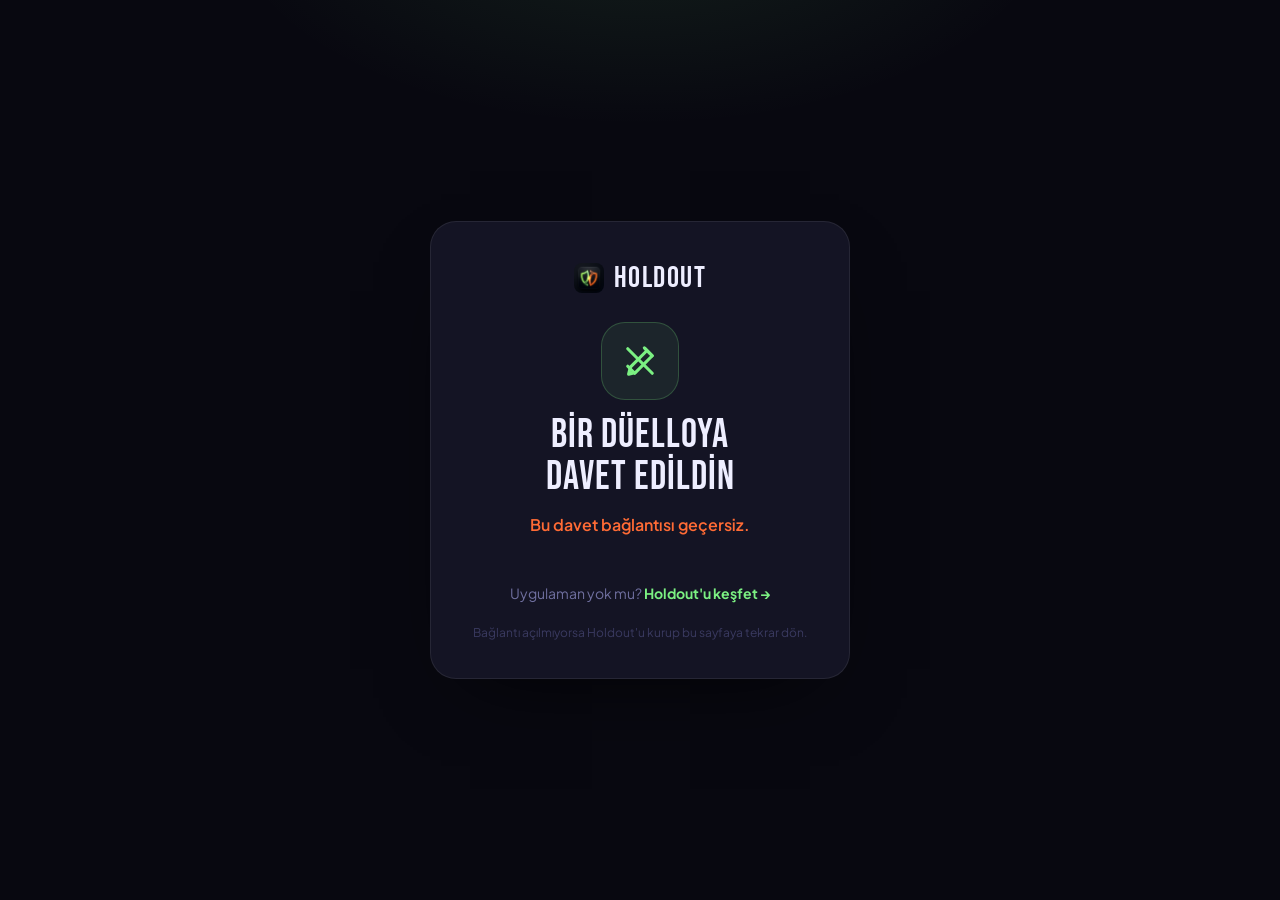
<file: i/index.html>
<!DOCTYPE html>
<html lang="tr">
<head>
  <meta charset="UTF-8" />
  <meta name="viewport" content="width=device-width, initial-scale=1.0" />
  <title>Holdout - Düello daveti</title>
  <meta name="description" content="Bir arkadaşın seni Holdout'ta alışkanlık düellosuna davet etti." />
  <meta name="robots" content="noindex" />
  <meta name="theme-color" content="#080810" />
  <link rel="canonical" href="https://holdout.hamitcf.info/i/" />
  <meta property="og:type" content="website" />
  <meta property="og:url" content="https://holdout.hamitcf.info/i/" />
  <meta property="og:title" content="Holdout - Düello daveti" />
  <meta property="og:description" content="Bir arkadaşın seni Holdout'ta alışkanlık düellosuna davet etti." />
  <meta property="og:site_name" content="HOLDOUT" />
  <meta property="og:locale" content="tr_TR" />
  <meta property="og:locale:alternate" content="en_US" />
  <meta property="og:image" content="https://holdout.hamitcf.info/og-duel-20260723.png" />
  <meta property="og:image:url" content="https://holdout.hamitcf.info/og-duel-20260723.png" />
  <meta property="og:image:secure_url" content="https://holdout.hamitcf.info/og-duel-20260723.png" />
  <meta property="og:image:type" content="image/png" />
  <meta property="og:image:width" content="1200" />
  <meta property="og:image:height" content="630" />
  <meta property="og:image:alt" content="Holdout 1v1 alışkanlık düellosu davet kartı" />
  <meta name="twitter:card" content="summary_large_image" />
  <meta name="twitter:title" content="Holdout - Düello daveti" />
  <meta name="twitter:description" content="Bir arkadaşın seni Holdout'ta alışkanlık düellosuna davet etti." />
  <meta name="twitter:url" content="https://holdout.hamitcf.info/i/" />
  <meta name="twitter:image" content="https://holdout.hamitcf.info/og-duel-20260723.png" />
  <meta name="twitter:image:alt" content="Holdout 1v1 alışkanlık düellosu davet kartı" />
  <link rel="preconnect" href="https://fonts.googleapis.com" />
  <link rel="preconnect" href="https://fonts.gstatic.com" crossorigin />
  <link href="https://fonts.googleapis.com/css2?family=Bebas+Neue&amp;family=Plus+Jakarta+Sans:wght@400;500;600;700&amp;display=swap" rel="stylesheet" />
  <link rel="icon" type="image/png" href="../assets/app-icon.png" />
  <style>
    :root { --bg:#080810; --card:#141424; --lime:#7BF082; --orange:#FF6B35; --text:#EEEEFF; --text2:#7070A0; --border:rgba(255,255,255,.08); }
    * { box-sizing:border-box; margin:0; padding:0; }
    body {
      background:
        radial-gradient(700px 360px at 50% -10%, rgba(123,240,130,.10), transparent 60%),
        var(--bg);
      color:var(--text); font-family:"Plus Jakarta Sans",system-ui,sans-serif;
      min-height:100vh; min-height:100svh; display:grid; place-items:center; padding:24px; text-align:center;
    }
    .card {
      width:100%; max-width:420px; background:var(--card); border:1px solid var(--border);
      border-radius:26px; padding:38px 28px; box-shadow:0 30px 80px -40px rgba(0,0,0,.9);
    }
    .brand { font-family:"Bebas Neue"; font-size:30px; letter-spacing:1.5px; display:flex; gap:10px; justify-content:center; align-items:center; margin-bottom:26px; }
    .brand img { width:30px; height:30px; border-radius:8px; }
    .duel-mark { width:78px; height:78px; margin:0 auto 14px; display:grid; place-items:center; border-radius:24px; background:rgba(123,240,130,.08); border:1px solid rgba(123,240,130,.22); color:var(--lime); }
    h1 { font-family:"Bebas Neue"; font-weight:400; font-size:40px; letter-spacing:1px; line-height:1.05; }
    p { color:var(--text2); font-size:16px; line-height:1.6; margin:14px auto 28px; max-width:320px; }
    .btn {
      display:block; width:100%; padding:16px; border-radius:16px; font-weight:700; font-size:17px;
      font-family:inherit; border:0; cursor:pointer; text-decoration:none;
      background:var(--lime); color:#061206; box-shadow:0 0 18px rgba(123,240,130,.3);
    }
    .btn:active { transform:translateY(1px); }
    .alt { display:inline-block; margin-top:18px; color:var(--text2); font-size:14px; text-decoration:none; }
    .alt b { color:var(--lime); }
    .err { color:var(--orange); font-weight:600; }
    .foot { margin-top:22px; font-size:12px; color:#3A3A60; }
  </style>
</head>
<body>
  <div class="card">
    <div class="brand"><img src="../assets/app-icon.png" alt="" /> HOLDOUT</div>
    <div class="duel-mark" aria-hidden="true">
      <svg width="42" height="42" viewBox="0 0 24 24" fill="none" stroke="currentColor" stroke-width="1.8" stroke-linecap="round" stroke-linejoin="round">
        <path d="M14.5 4.5 19 9l-9.5 9.5-4 1 1-4L16 6" />
        <path d="m5 5 14 14M15 5l4 4M5 15l4 4" />
      </svg>
    </div>
    <h1>Bir düelloya<br />davet edildin</h1>
    <p id="sub">Bir arkadaşın seni Holdout'ta meydan okuyor - alışkanlık düellosu. Kim önce koparırsa kaybeder.</p>

    <a id="open" class="btn" href="#">Uygulamada aç</a>
    <a class="alt" href="../index.html">Uygulaman yok mu? <b>Holdout'u keşfet →</b></a>

    <div class="foot">Bağlantı açılmıyorsa Holdout'u kurup bu sayfaya tekrar dön.</div>
  </div>

  <script>
    (function () {
      var token = new URLSearchParams(location.search).get("t");
      var open = document.getElementById("open");
      if (!token) {
        document.getElementById("sub").innerHTML =
          '<span class="err">Bu davet bağlantısı geçersiz.</span>';
        open.style.display = "none";
        return;
      }
      var appUrl = "holdout://accept/" + encodeURIComponent(token);
      open.setAttribute("href", appUrl);

      // Best-effort silent auto-open (works on many Android browsers).
      try {
        var f = document.createElement("iframe");
        f.style.display = "none";
        f.src = appUrl;
        document.body.appendChild(f);
      } catch (e) {}
      // Reliable path: user taps the button (best on iOS).
    })();
  </script>
</body>
</html>
</file>
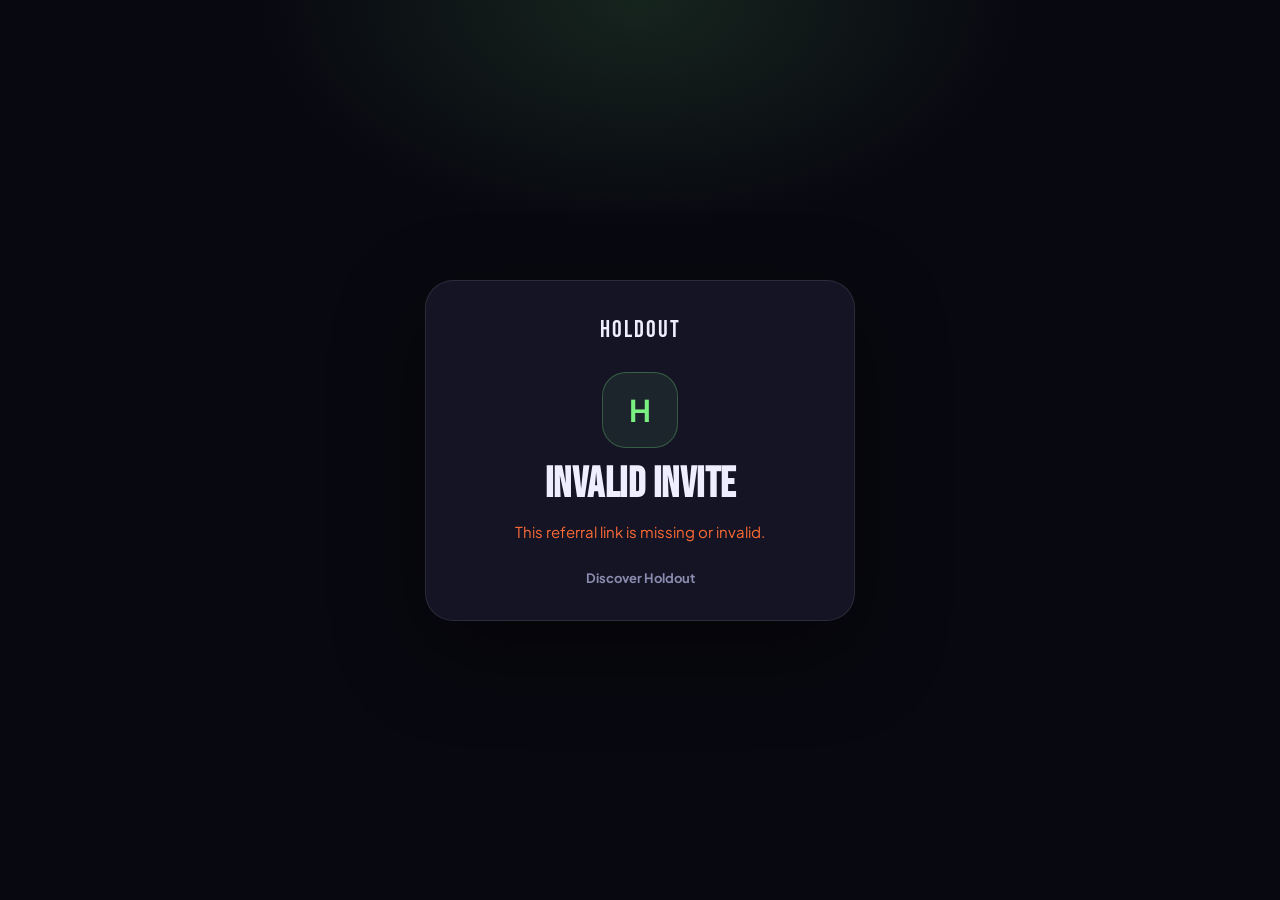
<file: referral/index.html>
<!doctype html>
<html lang="en">
<head>
  <meta charset="utf-8" />
  <meta name="viewport" content="width=device-width,initial-scale=1" />
  <meta name="robots" content="noindex" />
  <meta name="theme-color" content="#080810" />
  <link rel="canonical" href="https://holdout.hamitcf.info/referral/" />
  <title>Join my Holdout crew</title>
  <meta name="description" content="A friend invited you to turn your habits into a real accountability race on Holdout." />
  <meta property="og:type" content="website" />
  <meta property="og:url" content="https://holdout.hamitcf.info/referral/" />
  <meta property="og:title" content="Join my Holdout crew" />
  <meta property="og:description" content="A friend invited you to turn your habits into a real accountability race on Holdout." />
  <meta property="og:site_name" content="HOLDOUT" />
  <meta property="og:locale" content="en_US" />
  <meta property="og:locale:alternate" content="tr_TR" />
  <meta property="og:image" content="https://holdout.hamitcf.info/og-referral-20260723.png" />
  <meta property="og:image:url" content="https://holdout.hamitcf.info/og-referral-20260723.png" />
  <meta property="og:image:secure_url" content="https://holdout.hamitcf.info/og-referral-20260723.png" />
  <meta property="og:image:type" content="image/png" />
  <meta property="og:image:width" content="1200" />
  <meta property="og:image:height" content="630" />
  <meta property="og:image:alt" content="Holdout crew invitation with connected Spark milestones" />
  <meta name="twitter:card" content="summary_large_image" />
  <meta name="twitter:title" content="Join my Holdout crew" />
  <meta name="twitter:description" content="A friend invited you to turn your habits into a real accountability race on Holdout." />
  <meta name="twitter:url" content="https://holdout.hamitcf.info/referral/" />
  <meta name="twitter:image" content="https://holdout.hamitcf.info/og-referral-20260723.png" />
  <meta name="twitter:image:alt" content="Holdout crew invitation with connected Spark milestones" />
  <link rel="preconnect" href="https://fonts.googleapis.com" />
  <link rel="preconnect" href="https://fonts.gstatic.com" crossorigin />
  <link href="https://fonts.googleapis.com/css2?family=Bebas+Neue&amp;family=Plus+Jakarta+Sans:wght@400;600;700&amp;display=swap" rel="stylesheet" />
  <link rel="icon" type="image/png" href="../assets/app-icon.png" />
  <style>
    :root{color-scheme:dark;--bg:#080810;--card:#141424;--lime:#7bf082;--text:#eeeeff;--text2:#8b8baf}
    *{box-sizing:border-box}body{margin:0;min-height:100vh;min-height:100svh;display:grid;place-items:center;padding:24px;background:radial-gradient(600px 360px at 50% 0,rgba(123,240,130,.12),transparent 65%),var(--bg);color:var(--text);font-family:"Plus Jakarta Sans",sans-serif}
    main{width:100%;max-width:430px;padding:34px 28px;border:1px solid rgba(238,238,255,.1);border-radius:28px;background:var(--card);text-align:center;box-shadow:0 30px 90px rgba(0,0,0,.45)}
    .brand{font-family:"Bebas Neue";font-size:24px;letter-spacing:2px}.mark{width:76px;height:76px;margin:28px auto 16px;display:grid;place-items:center;border:1px solid rgba(123,240,130,.28);border-radius:24px;background:rgba(123,240,130,.08);color:var(--lime);font-size:30px;font-weight:700}
    h1{margin:0;font-family:"Bebas Neue";font-size:42px;line-height:1;letter-spacing:.5px}p{margin:14px auto 26px;max-width:330px;color:var(--text2);font-size:15px;line-height:1.6}.code{margin:0 auto 22px;color:var(--lime);font-family:"Bebas Neue";font-size:28px;letter-spacing:4px}
    a{display:block;padding:16px;border-radius:16px;background:var(--lime);color:#061206;text-decoration:none;font-weight:700}.alt{margin-top:16px;padding:0;background:transparent;color:var(--text2);font-size:13px}.invalid{color:#ff6b35}
  </style>
</head>
<body>
  <main>
    <div class="brand">HOLDOUT</div>
    <div class="mark" aria-hidden="true">H</div>
    <h1 id="title">JOIN MY CREW</h1>
    <p id="body">A friend invited you to turn your habits into a real accountability race.</p>
    <div class="code" id="code"></div>
    <a id="open" href="#">Open in Holdout</a>
    <a class="alt" href="../">Discover Holdout</a>
  </main>
  <script>
    (function(){
      var code=(new URLSearchParams(location.search).get("code")||"").trim().toUpperCase();
      var open=document.getElementById("open");
      if(!/^[A-Z0-9]{8}$/.test(code)){
        document.getElementById("title").textContent="INVALID INVITE";
        document.getElementById("body").className="invalid";
        document.getElementById("body").textContent="This referral link is missing or invalid.";
        open.style.display="none";
        return;
      }
      document.getElementById("code").textContent=code;
      open.href="holdout://referral/"+encodeURIComponent(code);
    })();
  </script>
</body>
</html>
</file>
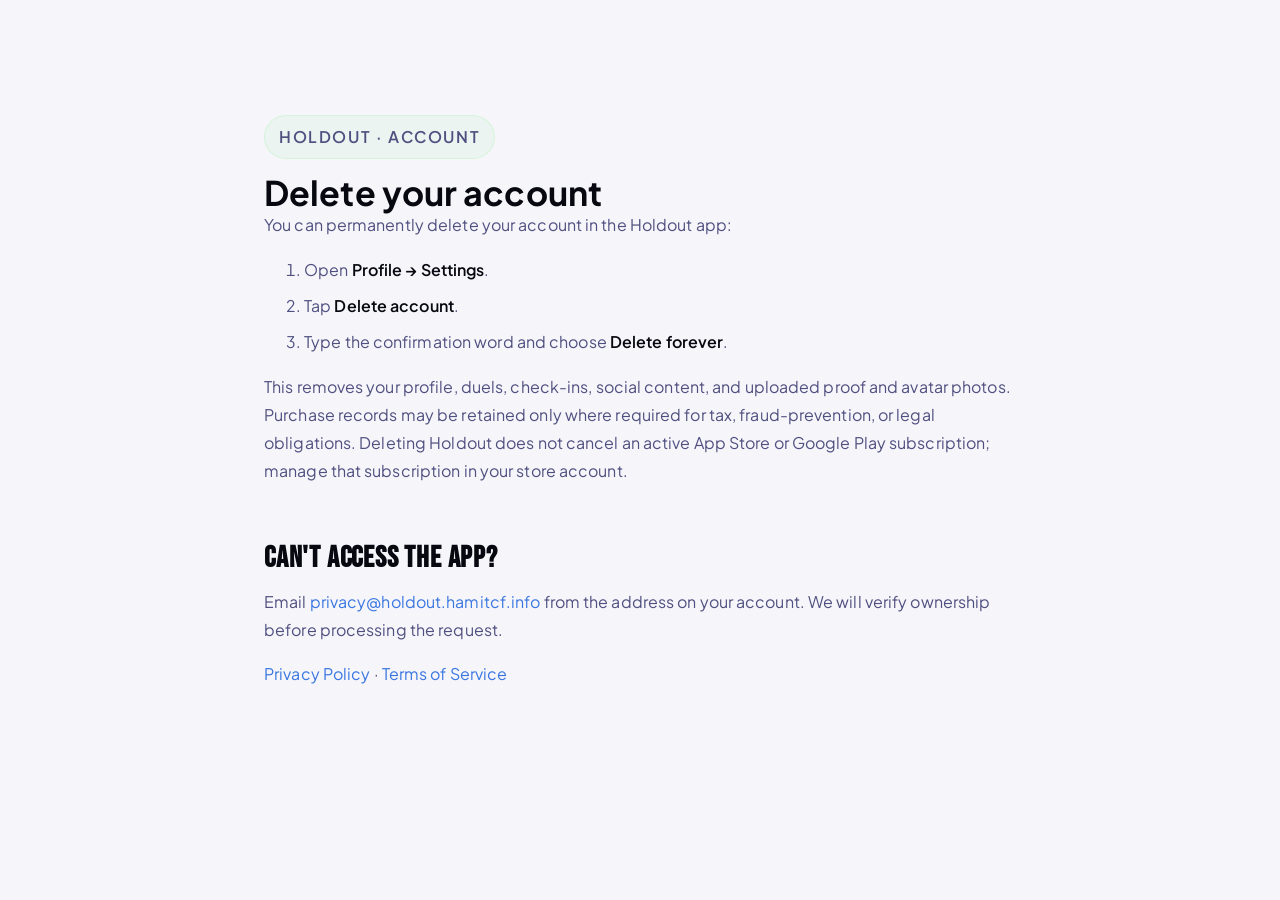
<file: delete-account.html>
<!doctype html>
<html lang="en">
<head>
  <meta charset="utf-8" />
  <meta name="viewport" content="width=device-width,initial-scale=1" />
  <title>Delete Holdout Account</title>
  <meta name="description" content="Delete your Holdout account and associated data." />
  <meta name="robots" content="index, follow, max-image-preview:large" />
  <meta name="theme-color" content="#080810" />
  <link rel="canonical" href="https://holdout.hamitcf.info/delete-account.html" />
  <meta property="og:type" content="website" />
  <meta property="og:url" content="https://holdout.hamitcf.info/delete-account.html" />
  <meta property="og:title" content="Delete Holdout Account" />
  <meta property="og:description" content="Delete your Holdout account and associated data." />
  <meta property="og:site_name" content="HOLDOUT" />
  <meta property="og:locale" content="en_US" />
  <meta property="og:locale:alternate" content="tr_TR" />
  <meta property="og:image" content="https://holdout.hamitcf.info/og-home-20260723.png" />
  <meta property="og:image:url" content="https://holdout.hamitcf.info/og-home-20260723.png" />
  <meta property="og:image:secure_url" content="https://holdout.hamitcf.info/og-home-20260723.png" />
  <meta property="og:image:type" content="image/png" />
  <meta property="og:image:width" content="1200" />
  <meta property="og:image:height" content="630" />
  <meta property="og:image:alt" content="Holdout habit duel app with the message Duel your habit, prove it daily" />
  <meta name="twitter:card" content="summary_large_image" />
  <meta name="twitter:title" content="Delete Holdout Account" />
  <meta name="twitter:description" content="Delete your Holdout account and associated data." />
  <meta name="twitter:url" content="https://holdout.hamitcf.info/delete-account.html" />
  <meta name="twitter:image" content="https://holdout.hamitcf.info/og-home-20260723.png" />
  <meta name="twitter:image:alt" content="Holdout habit duel app with the message Duel your habit, prove it daily" />
  <link rel="stylesheet" href="styles.css?v=20260809-apple-1" />
  <link rel="icon" type="image/png" href="assets/app-icon.png" />
</head>
<body>
  <main class="section">
    <div class="container prose">
      <p class="eyebrow">HOLDOUT · ACCOUNT</p>
      <h1>Delete your account</h1>
      <p>You can permanently delete your account in the Holdout app:</p>
      <ol>
        <li>Open <strong>Profile → Settings</strong>.</li>
        <li>Tap <strong>Delete account</strong>.</li>
        <li>Type the confirmation word and choose <strong>Delete forever</strong>.</li>
      </ol>
      <p>This removes your profile, duels, check-ins, social content, and uploaded proof and avatar photos. Purchase records may be retained only where required for tax, fraud-prevention, or legal obligations. Deleting Holdout does not cancel an active App Store or Google Play subscription; manage that subscription in your store account.</p>
      <h2>Can't access the app?</h2>
      <p>Email <a href="mailto:privacy@holdout.hamitcf.info?subject=Holdout%20account%20deletion">privacy@holdout.hamitcf.info</a> from the address on your account. We will verify ownership before processing the request.</p>
      <p><a href="privacy.html">Privacy Policy</a> · <a href="terms.html">Terms of Service</a></p>
    </div>
  </main>
</body>
</html>
</file>
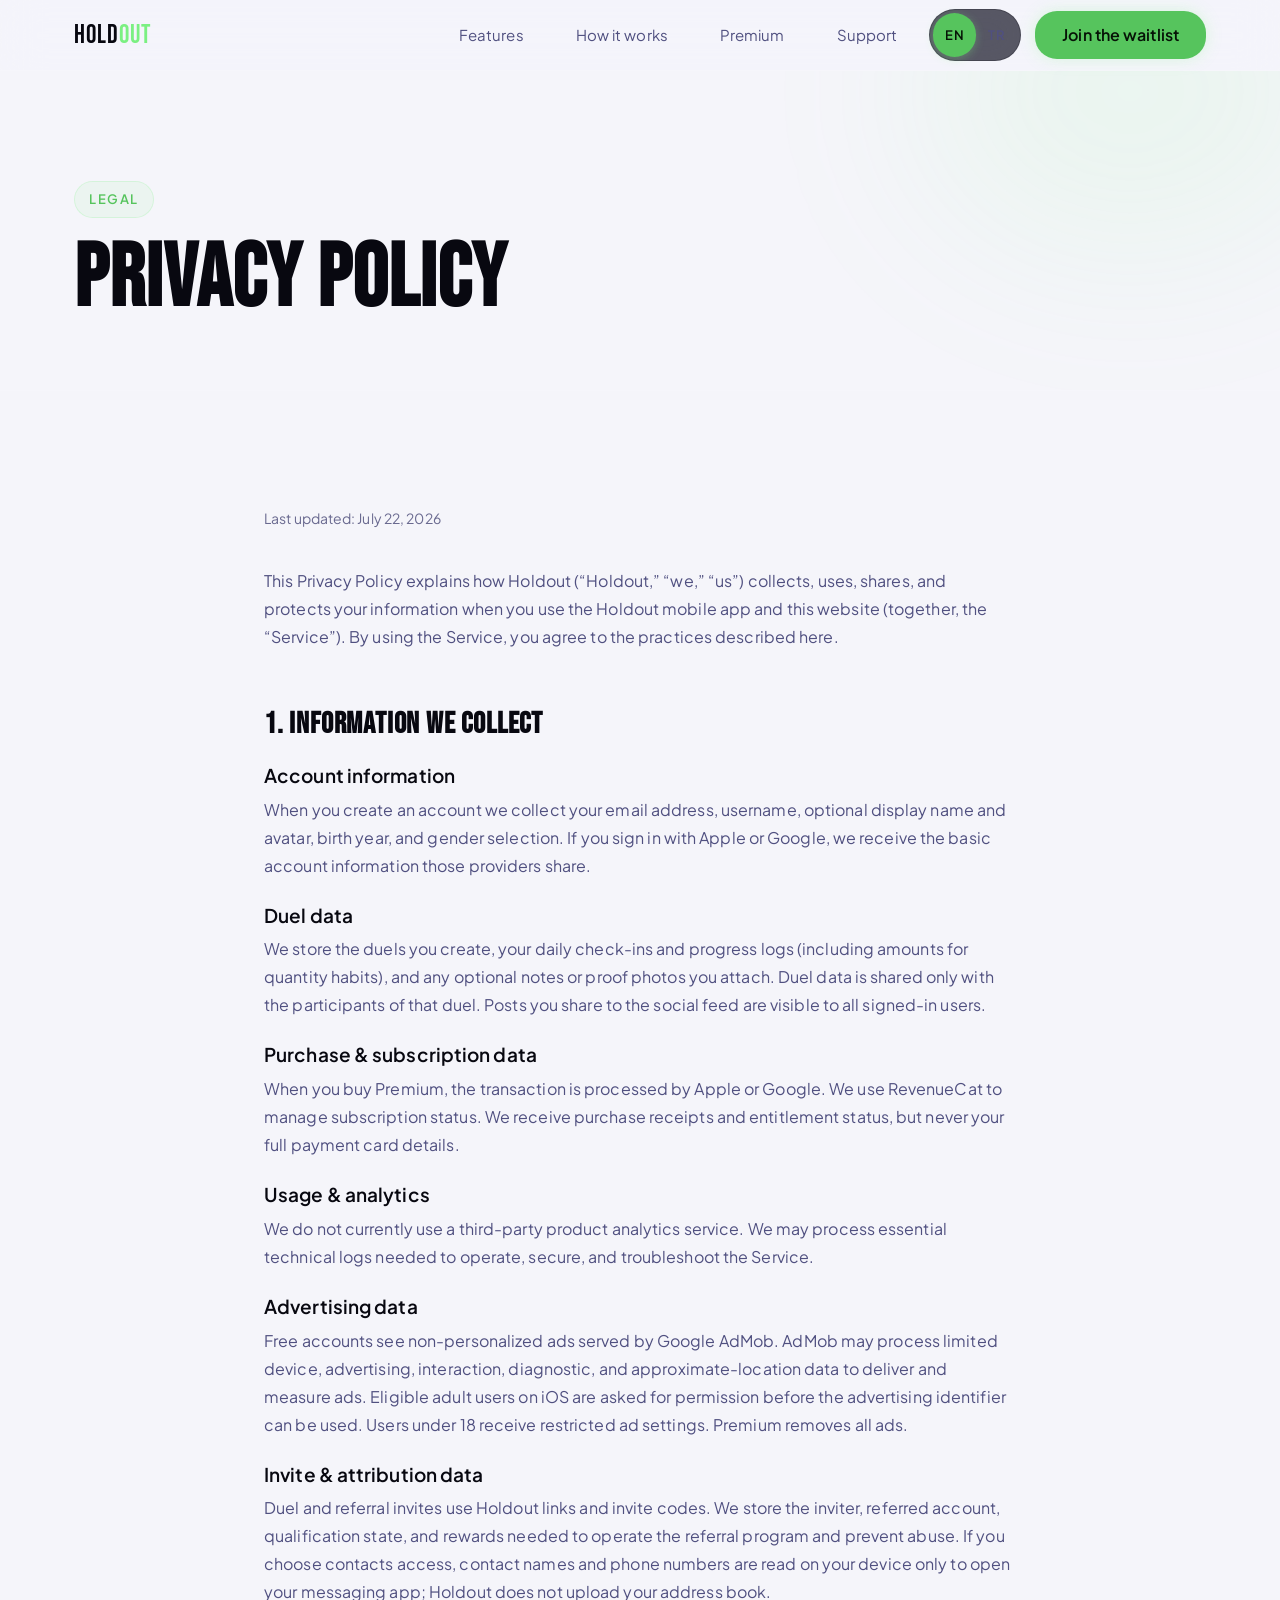
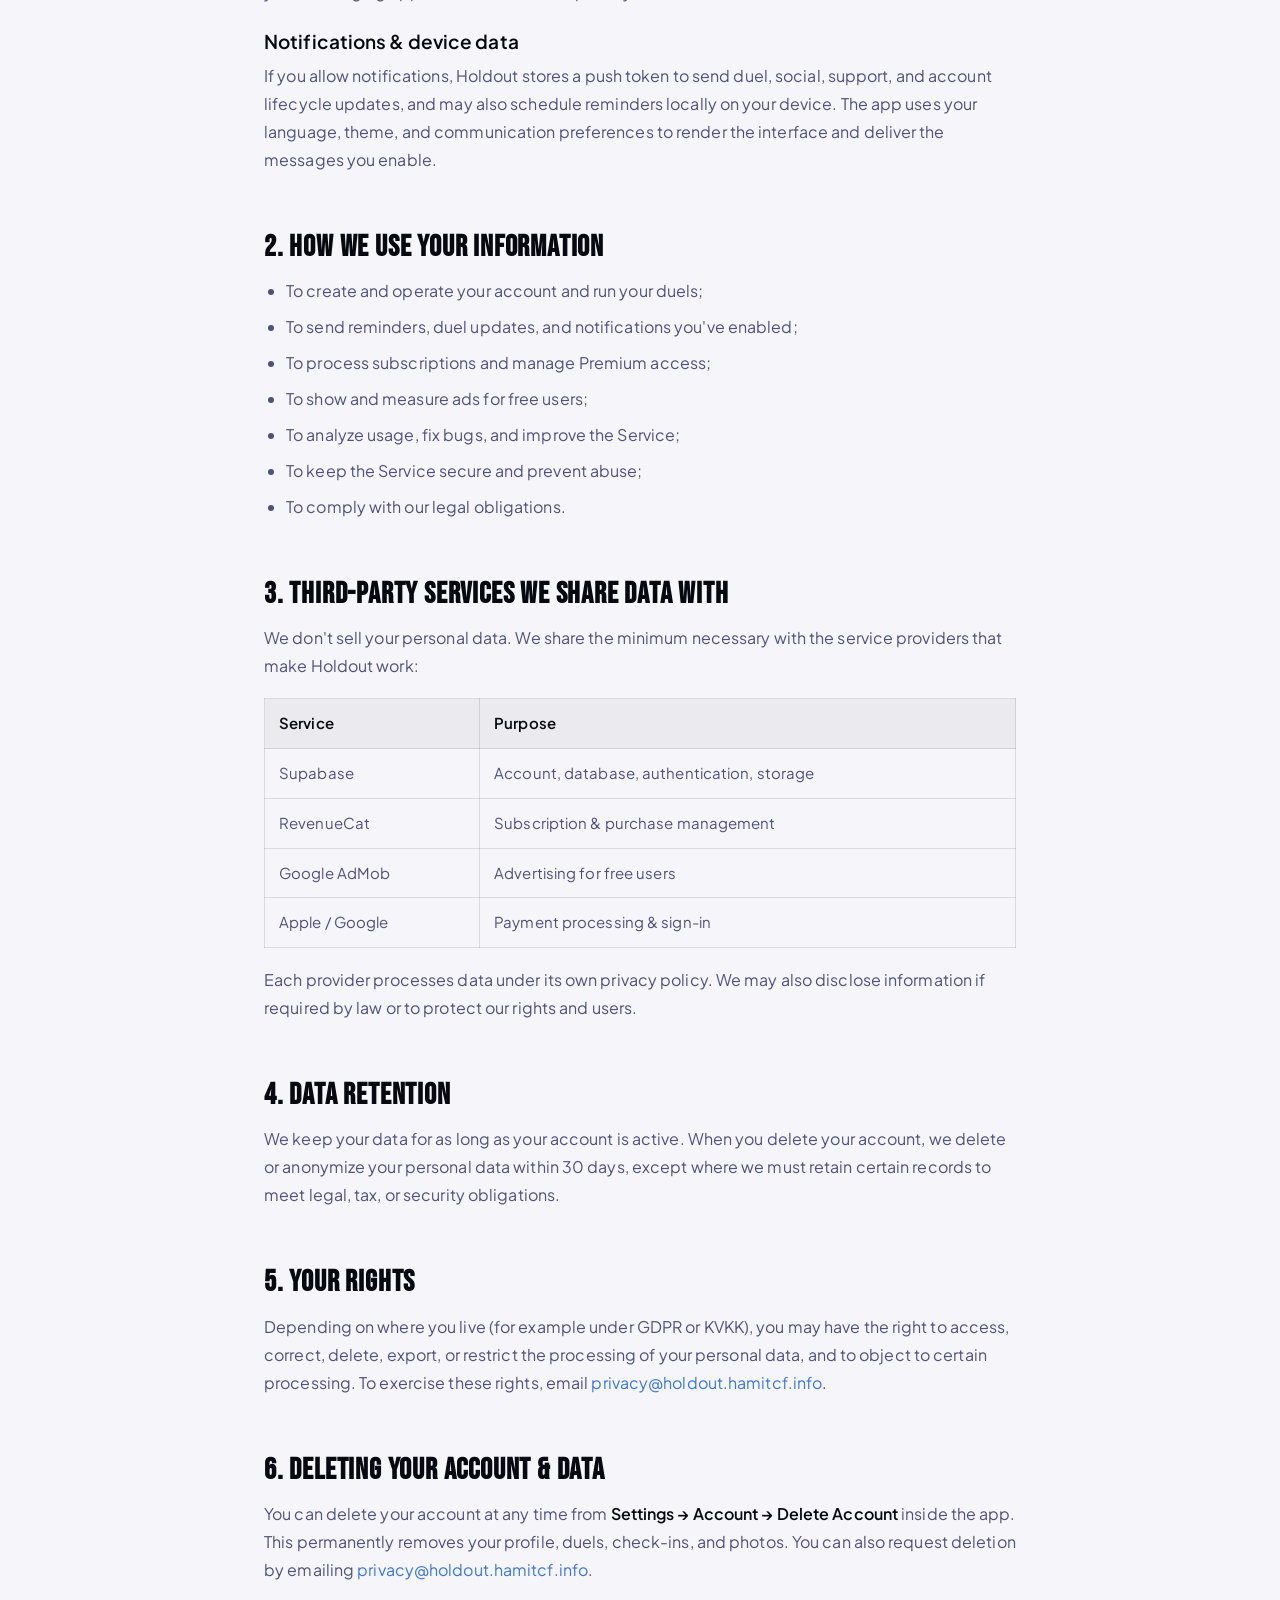
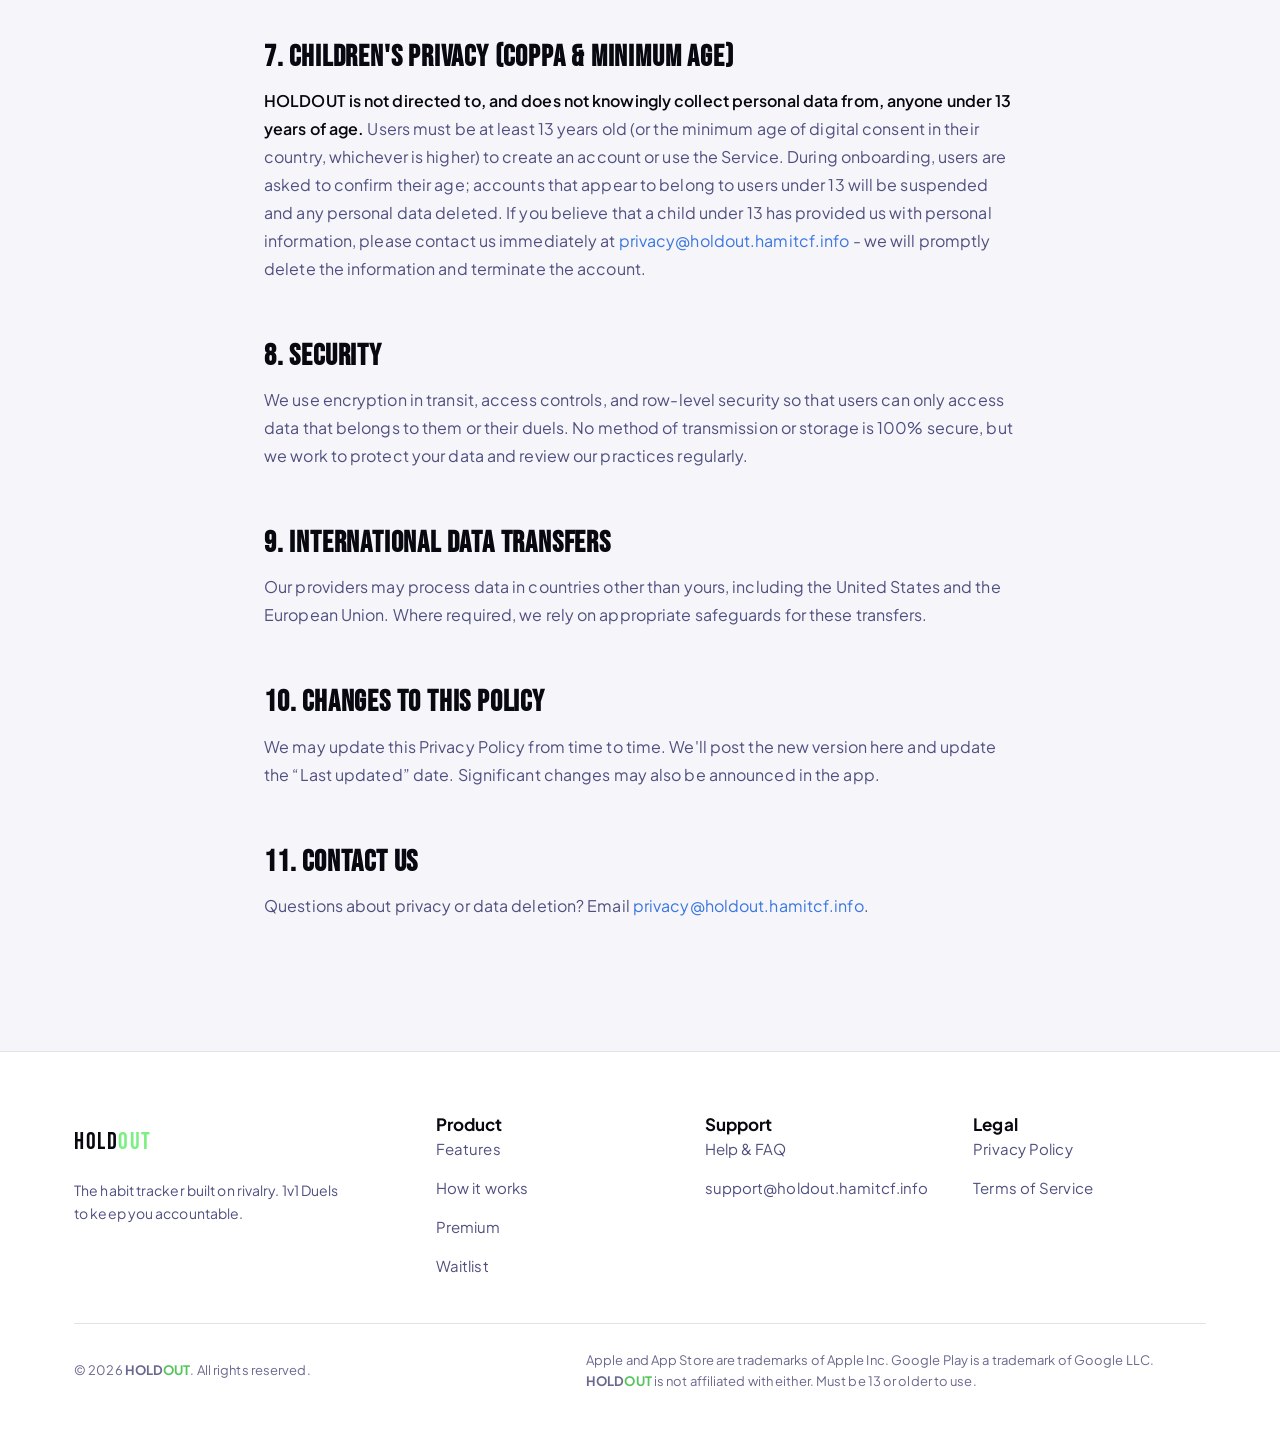
<file: privacy.html>
<!DOCTYPE html>
<html lang="en">
<head>
  <meta charset="UTF-8" />
  <meta name="viewport" content="width=device-width, initial-scale=1.0" />
  <title>Holdout - Privacy Policy</title>
  <meta name="description" content="How Holdout collects, uses, and protects your personal data." />
  <meta name="robots" content="index, follow, max-image-preview:large" />
  <meta name="theme-color" content="#080810" />
  <link rel="canonical" href="https://holdout.hamitcf.info/privacy" />
  <meta property="og:type" content="website" />
  <meta property="og:url" content="https://holdout.hamitcf.info/privacy" />
  <meta property="og:title" content="Holdout - Privacy Policy" />
  <meta property="og:description" content="How Holdout collects, uses, and protects your personal data." />
  <meta property="og:site_name" content="HOLDOUT" />
  <meta property="og:locale" content="en_US" />
  <meta property="og:locale:alternate" content="tr_TR" />
  <meta property="og:image" content="https://holdout.hamitcf.info/og-home-20260723.png" />
  <meta property="og:image:url" content="https://holdout.hamitcf.info/og-home-20260723.png" />
  <meta property="og:image:secure_url" content="https://holdout.hamitcf.info/og-home-20260723.png" />
  <meta property="og:image:type" content="image/png" />
  <meta property="og:image:width" content="1200" />
  <meta property="og:image:height" content="630" />
  <meta property="og:image:alt" content="Holdout habit duel app with the message Duel your habit, prove it daily" />
  <meta name="twitter:card" content="summary_large_image" />
  <meta name="twitter:title" content="Holdout - Privacy Policy" />
  <meta name="twitter:description" content="How Holdout collects, uses, and protects your personal data." />
  <meta name="twitter:url" content="https://holdout.hamitcf.info/privacy" />
  <meta name="twitter:image" content="https://holdout.hamitcf.info/og-home-20260723.png" />
  <meta name="twitter:image:alt" content="Holdout habit duel app with the message Duel your habit, prove it daily" />
  <script>
    (function () {
      try {
        var l = localStorage.getItem("holdout-lang") || "en";
        document.documentElement.classList.add("lang-" + l);
        document.documentElement.lang = l;
      } catch (e) { document.documentElement.classList.add("lang-en"); }
    })();
  </script>
  <link rel="stylesheet" href="styles.css?v=20260809-apple-1" />
  <link rel="icon" type="image/png" href="assets/app-icon.png" />
</head>
<body data-page="legal">

  <!-- NAV -->
  <header class="nav">
    <div class="container nav__inner">
      <a class="brand" href="index.html">
        <span style="font-family:'Bebas Neue',sans-serif;font-size:26px;letter-spacing:1px;color:#fff">HOLD<span style="color:#7BF082">OUT</span></span>
      </a>
      <nav class="nav__links" id="primary-navigation" aria-label="Primary">
        <a href="index.html#features"><span lang="en">Features</span><span lang="tr">Özellikler</span></a>
        <a href="index.html#how"><span lang="en">How it works</span><span lang="tr">Nasıl çalışır</span></a>
        <a href="index.html#pricing"><span lang="en">Premium</span><span lang="tr">Premium</span></a>
        <a href="support.html"><span lang="en">Support</span><span lang="tr">Destek</span></a>
      </nav>
      <div class="nav__actions">
        <div class="lang-toggle" role="group" aria-label="Language">
          <button type="button" data-lang="en">EN</button>
          <button type="button" data-lang="tr">TR</button>
        </div>
        <a class="btn btn--primary" href="index.html#waitlist"><span lang="en">Join the waitlist</span><span lang="tr">Bekleme listesine katıl</span></a>
        <button class="nav__burger" type="button" aria-controls="primary-navigation" aria-expanded="false" aria-label="Menu">
          <svg width="20" height="20" viewBox="0 0 24 24" fill="none" stroke="currentColor" stroke-width="2"><path d="M3 6h18M3 12h18M3 18h18"/></svg>
        </button>
      </div>
    </div>
  </header>

  <!-- PAGE HERO -->
  <section class="page-hero">
    <span class="glow glow--lime"></span>
    <div class="container">
      <span class="eyebrow"><span lang="en">Legal</span><span lang="tr">Yasal</span></span>
      <h1 style="margin-top:16px"><span lang="en">Privacy Policy</span><span lang="tr">Gizlilik Politikası</span></h1>
    </div>
  </section>

  <!-- BODY -->
  <section class="section">
    <div class="container prose">
      <p class="meta"><span lang="en">Last updated: July 22, 2026</span><span lang="tr">Son güncelleme: 22 Temmuz 2026</span></p>

      <p>
        <span lang="en">This Privacy Policy explains how Holdout (“Holdout,” “we,” “us”) collects, uses, shares, and protects your information when you use the Holdout mobile app and this website (together, the “Service”). By using the Service, you agree to the practices described here.</span>
        <span lang="tr">Bu Gizlilik Politikası, Holdout (“Holdout”, “biz”) olarak Holdout mobil uygulamasını ve bu web sitesini (birlikte “Hizmet”) kullandığında bilgilerini nasıl topladığımızı, kullandığımızı, paylaştığımızı ve koruduğumuzu açıklar. Hizmet'i kullanarak burada açıklanan uygulamaları kabul edersin.</span>
      </p>

      <h2><span lang="en">1. Information we collect</span><span lang="tr">1. Topladığımız bilgiler</span></h2>

      <h3><span lang="en">Account information</span><span lang="tr">Hesap bilgileri</span></h3>
      <p>
        <span lang="en">When you create an account we collect your email address, username, optional display name and avatar, birth year, and gender selection. If you sign in with Apple or Google, we receive the basic account information those providers share.</span>
        <span lang="tr">Bir hesap oluşturduğunda e-posta adresini, kullanıcı adını, isteğe bağlı görünen adını ve avatarını, doğum yılını ve cinsiyet seçimini toplarız. Apple veya Google ile giriş yaparsan bu sağlayıcıların paylaştığı temel hesap bilgilerini alırız.</span>
      </p>

      <h3><span lang="en">Duel data</span><span lang="tr">Düello verileri</span></h3>
      <p>
        <span lang="en">We store the duels you create, your daily check-ins and progress logs (including amounts for quantity habits), and any optional notes or proof photos you attach. Duel data is shared only with the participants of that duel. Posts you share to the social feed are visible to all signed-in users.</span>
        <span lang="tr">Oluşturduğun düelloları, günlük check-in'lerini ve ilerleme kayıtlarını (sayısal alışkanlıklar için miktarlar dahil) ve eklediğin isteğe bağlı not veya kanıt fotoğraflarını saklarız. Düello verileri yalnızca o düellonun katılımcılarıyla paylaşılır. Sosyal feed'e paylaştığın postlar tüm oturum açmış kullanıcılara görünür.</span>
      </p>

      <h3><span lang="en">Purchase &amp; subscription data</span><span lang="tr">Satın alma &amp; abonelik verileri</span></h3>
      <p>
        <span lang="en">When you buy Premium, the transaction is processed by Apple or Google. We use RevenueCat to manage subscription status. We receive purchase receipts and entitlement status, but never your full payment card details.</span>
        <span lang="tr">Premium satın aldığında, işlem Apple ya da Google tarafından gerçekleştirilir. Abonelik durumunu yönetmek için RevenueCat kullanırız. Satın alma makbuzlarını ve yetkilendirme durumunu alırız, ancak tam ödeme kartı bilgilerini asla almayız.</span>
      </p>

      <h3><span lang="en">Usage &amp; analytics</span><span lang="tr">Kullanım &amp; analiz</span></h3>
      <p>
        <span lang="en">We do not currently use a third-party product analytics service. We may process essential technical logs needed to operate, secure, and troubleshoot the Service.</span>
        <span lang="tr">Şu anda üçüncü taraf ürün analitiği hizmeti kullanmıyoruz. Hizmet'i çalıştırmak, güvenliğini sağlamak ve sorunları gidermek için gerekli teknik kayıtları işleyebiliriz.</span>
      </p>

      <h3><span lang="en">Advertising data</span><span lang="tr">Reklam verileri</span></h3>
      <p>
        <span lang="en">Free accounts see non-personalized ads served by Google AdMob. AdMob may process limited device, advertising, interaction, diagnostic, and approximate-location data to deliver and measure ads. Eligible adult users on iOS are asked for permission before the advertising identifier can be used. Users under 18 receive restricted ad settings. Premium removes all ads.</span>
        <span lang="tr">Ücretsiz hesaplar Google AdMob tarafından sunulan kişiselleştirilmemiş reklamları görür. AdMob; reklamları sunmak ve ölçmek için sınırlı cihaz, reklam, etkileşim, tanılama ve yaklaşık konum verilerini işleyebilir. iOS'ta uygun yetişkin kullanıcılardan reklam tanımlayıcısı kullanılmadan önce izin istenir. 18 yaş altındaki kullanıcılar için kısıtlı reklam ayarları uygulanır. Premium tüm reklamları kaldırır.</span>
      </p>

      <h3><span lang="en">Invite &amp; attribution data</span><span lang="tr">Davet &amp; atıf verileri</span></h3>
      <p>
        <span lang="en">Duel and referral invites use Holdout links and invite codes. We store the inviter, referred account, qualification state, and rewards needed to operate the referral program and prevent abuse. If you choose contacts access, contact names and phone numbers are read on your device only to open your messaging app; Holdout does not upload your address book.</span>
        <span lang="tr">Düello ve referans davetleri Holdout bağlantıları ve davet kodlarıyla çalışır. Referans programını işletmek ve kötüye kullanımı önlemek için davet eden hesabı, davet edilen hesabı, uygunluk durumunu ve ödülleri saklarız. Rehber erişimini seçersen kişi adları ve telefon numaraları yalnızca mesajlaşma uygulamanı açmak için cihazında okunur; Holdout rehberini sunucuya yüklemez.</span>
      </p>

      <h3><span lang="en">Notifications &amp; device data</span><span lang="tr">Bildirimler &amp; cihaz verileri</span></h3>
      <p>
        <span lang="en">If you allow notifications, Holdout stores a push token to send duel, social, support, and account lifecycle updates, and may also schedule reminders locally on your device. The app uses your language, theme, and communication preferences to render the interface and deliver the messages you enable.</span>
        <span lang="tr">Bildirimlere izin verirsen Holdout; düello, sosyal, destek ve hesap yaşam döngüsü güncellemelerini göndermek için bir push token saklar ve cihazında yerel hatırlatıcılar da planlayabilir. Uygulama, arayüzü göstermek ve etkinleştirdiğin mesajları iletmek için dil, tema ve iletişim tercihlerini kullanır.</span>
      </p>

      <h2><span lang="en">2. How we use your information</span><span lang="tr">2. Bilgilerini nasıl kullanırız</span></h2>
      <ul>
        <li><span lang="en">To create and operate your account and run your duels;</span><span lang="tr">Hesabını oluşturmak, işletmek ve düellolarını yürütmek için;</span></li>
        <li><span lang="en">To send reminders, duel updates, and notifications you've enabled;</span><span lang="tr">Etkinleştirdiğin hatırlatıcıları, düello güncellemelerini ve bildirimleri göndermek için;</span></li>
        <li><span lang="en">To process subscriptions and manage Premium access;</span><span lang="tr">Abonelikleri işlemek ve Premium erişimini yönetmek için;</span></li>
        <li><span lang="en">To show and measure ads for free users;</span><span lang="tr">Ücretsiz kullanıcılar için reklam göstermek ve ölçmek için;</span></li>
        <li><span lang="en">To analyze usage, fix bugs, and improve the Service;</span><span lang="tr">Kullanımı analiz etmek, hataları gidermek ve Hizmet'i iyileştirmek için;</span></li>
        <li><span lang="en">To keep the Service secure and prevent abuse;</span><span lang="tr">Hizmet'i güvende tutmak ve kötüye kullanımı önlemek için;</span></li>
        <li><span lang="en">To comply with our legal obligations.</span><span lang="tr">Yasal yükümlülüklerimize uymak için.</span></li>
      </ul>

      <h2><span lang="en">3. Third-party services we share data with</span><span lang="tr">3. Veri paylaştığımız üçüncü taraf servisleri</span></h2>
      <p>
        <span lang="en">We don't sell your personal data. We share the minimum necessary with the service providers that make Holdout work:</span>
        <span lang="tr">Kişisel verilerini satmayız. Holdout'u çalıştıran hizmet sağlayıcılarla yalnızca gerekli olan asgari miktarı paylaşırız:</span>
      </p>
      <table>
        <thead>
          <tr>
            <th><span lang="en">Service</span><span lang="tr">Servis</span></th>
            <th><span lang="en">Purpose</span><span lang="tr">Amaç</span></th>
          </tr>
        </thead>
        <tbody>
          <tr><td>Supabase</td><td><span lang="en">Account, database, authentication, storage</span><span lang="tr">Hesap, veritabanı, kimlik doğrulama, depolama</span></td></tr>
          <tr><td>RevenueCat</td><td><span lang="en">Subscription &amp; purchase management</span><span lang="tr">Abonelik &amp; satın alma yönetimi</span></td></tr>
          <tr><td>Google AdMob</td><td><span lang="en">Advertising for free users</span><span lang="tr">Ücretsiz kullanıcılar için reklam</span></td></tr>
          <tr><td>Apple / Google</td><td><span lang="en">Payment processing &amp; sign-in</span><span lang="tr">Ödeme işleme &amp; oturum açma</span></td></tr>
        </tbody>
      </table>
      <p>
        <span lang="en">Each provider processes data under its own privacy policy. We may also disclose information if required by law or to protect our rights and users.</span>
        <span lang="tr">Her sağlayıcı verileri kendi gizlilik politikası kapsamında işler. Ayrıca yasa gerektirdiğinde ya da haklarımızı ve kullanıcılarımızı korumak için bilgileri açıklayabiliriz.</span>
      </p>

      <h2><span lang="en">4. Data retention</span><span lang="tr">4. Veri saklama</span></h2>
      <p>
        <span lang="en">We keep your data for as long as your account is active. When you delete your account, we delete or anonymize your personal data within 30 days, except where we must retain certain records to meet legal, tax, or security obligations.</span>
        <span lang="tr">Verilerini hesabın aktif olduğu sürece saklarız. Hesabını sildiğinde, yasal, vergi ya da güvenlik yükümlülüklerini karşılamak için belirli kayıtları tutmamız gereken durumlar dışında, kişisel verilerini 30 gün içinde sileriz ya da anonimleştiririz.</span>
      </p>

      <h2><span lang="en">5. Your rights</span><span lang="tr">5. Haklarınız</span></h2>
      <p>
        <span lang="en">Depending on where you live (for example under GDPR or KVKK), you may have the right to access, correct, delete, export, or restrict the processing of your personal data, and to object to certain processing. To exercise these rights, email <a href="mailto:privacy@holdout.hamitcf.info">privacy@holdout.hamitcf.info</a>.</span>
        <span lang="tr">Yaşadığın yere bağlı olarak (örneğin GDPR ya da KVKK kapsamında), kişisel verilerine erişme, düzeltme, silme, dışa aktarma ya da işlenmesini kısıtlama ve belirli işlemelere itiraz etme hakkına sahip olabilirsin. Bu hakları kullanmak için <a href="mailto:privacy@holdout.hamitcf.info">privacy@holdout.hamitcf.info</a> adresine yaz.</span>
      </p>

      <h2><span lang="en">6. Deleting your account &amp; data</span><span lang="tr">6. Hesabını &amp; verilerini silme</span></h2>
      <p>
        <span lang="en">You can delete your account at any time from <strong>Settings → Account → Delete Account</strong> inside the app. This permanently removes your profile, duels, check-ins, and photos. You can also request deletion by emailing <a href="mailto:privacy@holdout.hamitcf.info">privacy@holdout.hamitcf.info</a>.</span>
        <span lang="tr">Hesabını istediğin an uygulama içinden <strong>Ayarlar → Hesap → Hesabı Sil</strong> yolundan silebilirsin. Bu; profilini, düellolarını, check-in'lerini ve fotoğraflarını kalıcı olarak kaldırır. Ayrıca <a href="mailto:privacy@holdout.hamitcf.info">privacy@holdout.hamitcf.info</a> adresine yazarak silme talebinde bulunabilirsin.</span>
      </p>

      <h2><span lang="en">7. Children's privacy (COPPA &amp; minimum age)</span><span lang="tr">7. Çocukların gizliliği (COPPA &amp; yaş sınırı)</span></h2>
      <p>
        <span lang="en"><strong>HOLDOUT is not directed to, and does not knowingly collect personal data from, anyone under 13 years of age.</strong> Users must be at least 13 years old (or the minimum age of digital consent in their country, whichever is higher) to create an account or use the Service. During onboarding, users are asked to confirm their age; accounts that appear to belong to users under 13 will be suspended and any personal data deleted. If you believe that a child under 13 has provided us with personal information, please contact us immediately at <a href="mailto:privacy@holdout.hamitcf.info">privacy@holdout.hamitcf.info</a> - we will promptly delete the information and terminate the account.</span>
        <span lang="tr"><strong>HOLDOUT, 13 yaşın altındaki kişilere yönelik değildir ve bu kişilerden bilerek kişisel veri toplamaz.</strong> Kullanıcıların hesap oluşturmak veya Hizmet'i kullanmak için en az 13 yaşında (ya da ülkelerindeki dijital rıza için asgari yaşta; hangisi daha yüksekse) olması gerekir. Onboarding sırasında kullanıcılardan yaşlarını onaylamaları istenir; 13 yaşın altındaki kullanıcılara ait göründüğü tespit edilen hesaplar askıya alınır ve kişisel veriler silinir. 13 yaşın altında bir çocuğun bize kişisel bilgi verdiğini düşünüyorsan, lütfen derhal <a href="mailto:privacy@holdout.hamitcf.info">privacy@holdout.hamitcf.info</a> adresinden bizimle iletişime geç - bilgileri derhal siler ve hesabı kapatırız.</span>
      </p>

      <h2><span lang="en">8. Security</span><span lang="tr">8. Güvenlik</span></h2>
      <p>
        <span lang="en">We use encryption in transit, access controls, and row-level security so that users can only access data that belongs to them or their duels. No method of transmission or storage is 100% secure, but we work to protect your data and review our practices regularly.</span>
        <span lang="tr">Aktarım sırasında şifreleme, erişim denetimleri ve satır düzeyinde güvenlik kullanırız; böylece kullanıcılar yalnızca kendilerine ya da düellolarına ait verilere erişebilir. Hiçbir aktarım ya da depolama yöntemi %100 güvenli değildir, ancak verilerini korumak için çalışır ve uygulamalarımızı düzenli olarak gözden geçiririz.</span>
      </p>

      <h2><span lang="en">9. International data transfers</span><span lang="tr">9. Uluslararası veri aktarımları</span></h2>
      <p>
        <span lang="en">Our providers may process data in countries other than yours, including the United States and the European Union. Where required, we rely on appropriate safeguards for these transfers.</span>
        <span lang="tr">Sağlayıcılarımız verileri seninkinden farklı ülkelerde, Amerika Birleşik Devletleri ve Avrupa Birliği dahil, işleyebilir. Gerektiğinde bu aktarımlar için uygun güvencelere dayanırız.</span>
      </p>

      <h2><span lang="en">10. Changes to this policy</span><span lang="tr">10. Bu politikadaki değişiklikler</span></h2>
      <p>
        <span lang="en">We may update this Privacy Policy from time to time. We'll post the new version here and update the “Last updated” date. Significant changes may also be announced in the app.</span>
        <span lang="tr">Bu Gizlilik Politikasını zaman zaman güncelleyebiliriz. Yeni sürümü burada yayınlar ve “Son güncelleme” tarihini güncelleriz. Önemli değişiklikler uygulama içinde de duyurulabilir.</span>
      </p>

      <h2><span lang="en">11. Contact us</span><span lang="tr">11. Bize ulaşın</span></h2>
      <p>
        <span lang="en">Questions about privacy or data deletion? Email <a href="mailto:privacy@holdout.hamitcf.info">privacy@holdout.hamitcf.info</a>.</span>
        <span lang="tr">Gizlilik veya veri silme hakkında sorular mı var? <a href="mailto:privacy@holdout.hamitcf.info">privacy@holdout.hamitcf.info</a> adresine yaz.</span>
      </p>
    </div>
  </section>

  <!-- FOOTER -->
  <footer class="footer">
    <div class="container">
      <div class="footer__grid">
        <div class="footer__brand">
          <a class="brand" href="index.html">
            <span style="font-family:'Bebas Neue',sans-serif;font-size:24px;color:#fff">HOLD<span style="color:#7BF082">OUT</span></span>
          </a>
          <p>
            <span lang="en">The habit tracker built on rivalry. 1v1 Duels to keep you accountable.</span>
            <span lang="tr">Rekabet üzerine kurulu alışkanlık takipçisi. Seni sorumlu tutacak 1v1 Düellolar.</span>
          </p>
        </div>
        <div>
          <h4><span lang="en">Product</span><span lang="tr">Ürün</span></h4>
          <ul>
            <li><a href="index.html#features"><span lang="en">Features</span><span lang="tr">Özellikler</span></a></li>
            <li><a href="index.html#how"><span lang="en">How it works</span><span lang="tr">Nasıl çalışır</span></a></li>
            <li><a href="index.html#pricing"><span lang="en">Premium</span><span lang="tr">Premium</span></a></li>
            <li><a href="index.html#waitlist"><span lang="en">Waitlist</span><span lang="tr">Bekleme listesi</span></a></li>
          </ul>
        </div>
        <div>
          <h4><span lang="en">Support</span><span lang="tr">Destek</span></h4>
          <ul>
            <li><a href="support.html"><span lang="en">Help &amp; FAQ</span><span lang="tr">Yardım &amp; SSS</span></a></li>
            <li><a href="mailto:support@holdout.hamitcf.info">support@holdout.hamitcf.info</a></li>
          </ul>
        </div>
        <div>
          <h4><span lang="en">Legal</span><span lang="tr">Yasal</span></h4>
          <ul>
            <li><a href="privacy.html"><span lang="en">Privacy Policy</span><span lang="tr">Gizlilik Politikası</span></a></li>
            <li><a href="terms.html"><span lang="en">Terms of Service</span><span lang="tr">Kullanım Şartları</span></a></li>
          </ul>
        </div>
      </div>
      <div class="footer__bottom">
        <span>© <span data-year>2026</span> <strong>HOLD<span class="lime">OUT</span></strong>.
          <span lang="en">All rights reserved.</span><span lang="tr">Tüm hakları saklıdır.</span>
        </span>
        <span class="legal-note">
          <span lang="en">Apple and App Store are trademarks of Apple Inc. Google Play is a trademark of Google LLC. <strong>HOLD<span class="lime">OUT</span></strong> is not affiliated with either. Must be 13 or older to use.</span>
          <span lang="tr">Apple ve App Store, Apple Inc. ticari markalarıdır. Google Play, Google LLC ticari markasıdır. <strong>HOLD<span class="lime">OUT</span></strong> hiçbiriyle bağlantılı değildir. Kullanmak için 13 yaşında veya daha büyük olunması gerekir.</span>
        </span>
      </div>
    </div>
  </footer>

  <script src="app.js?v=20260804-1"></script>
</body>
</html>
</file>
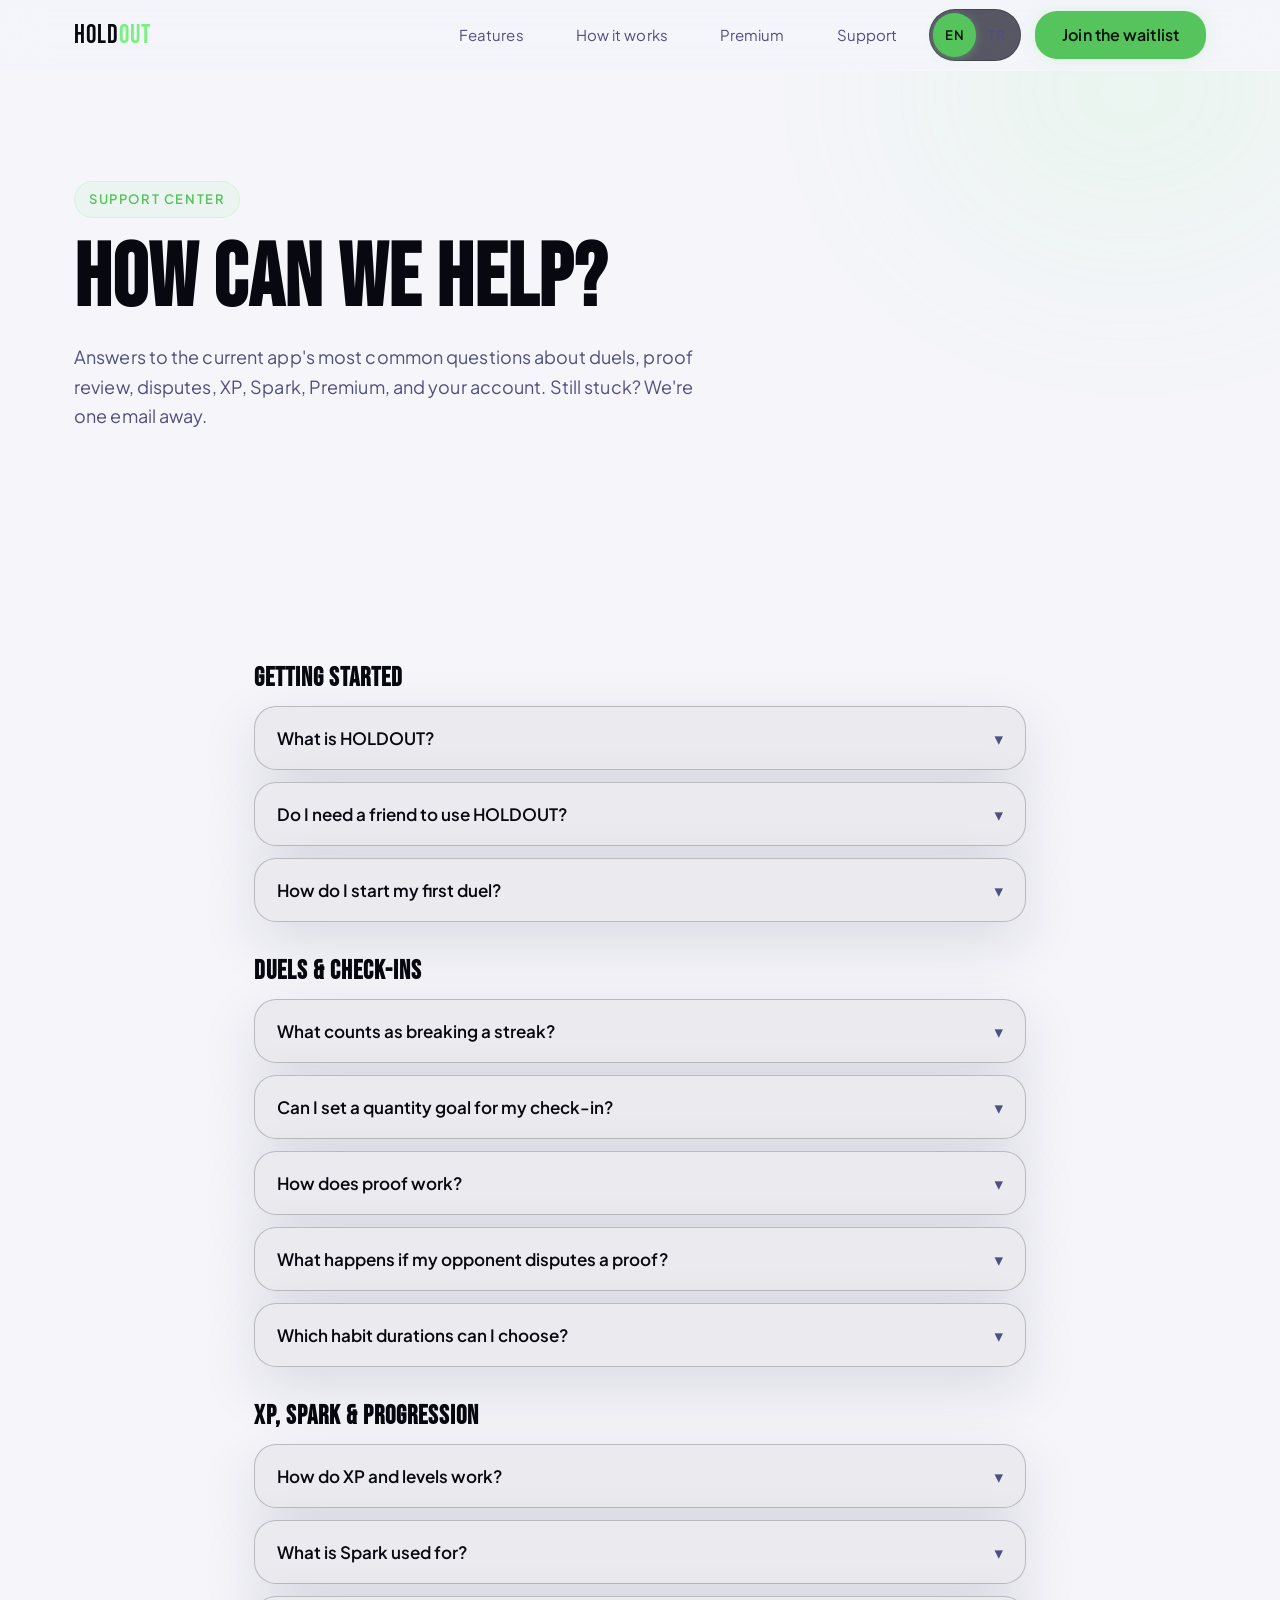
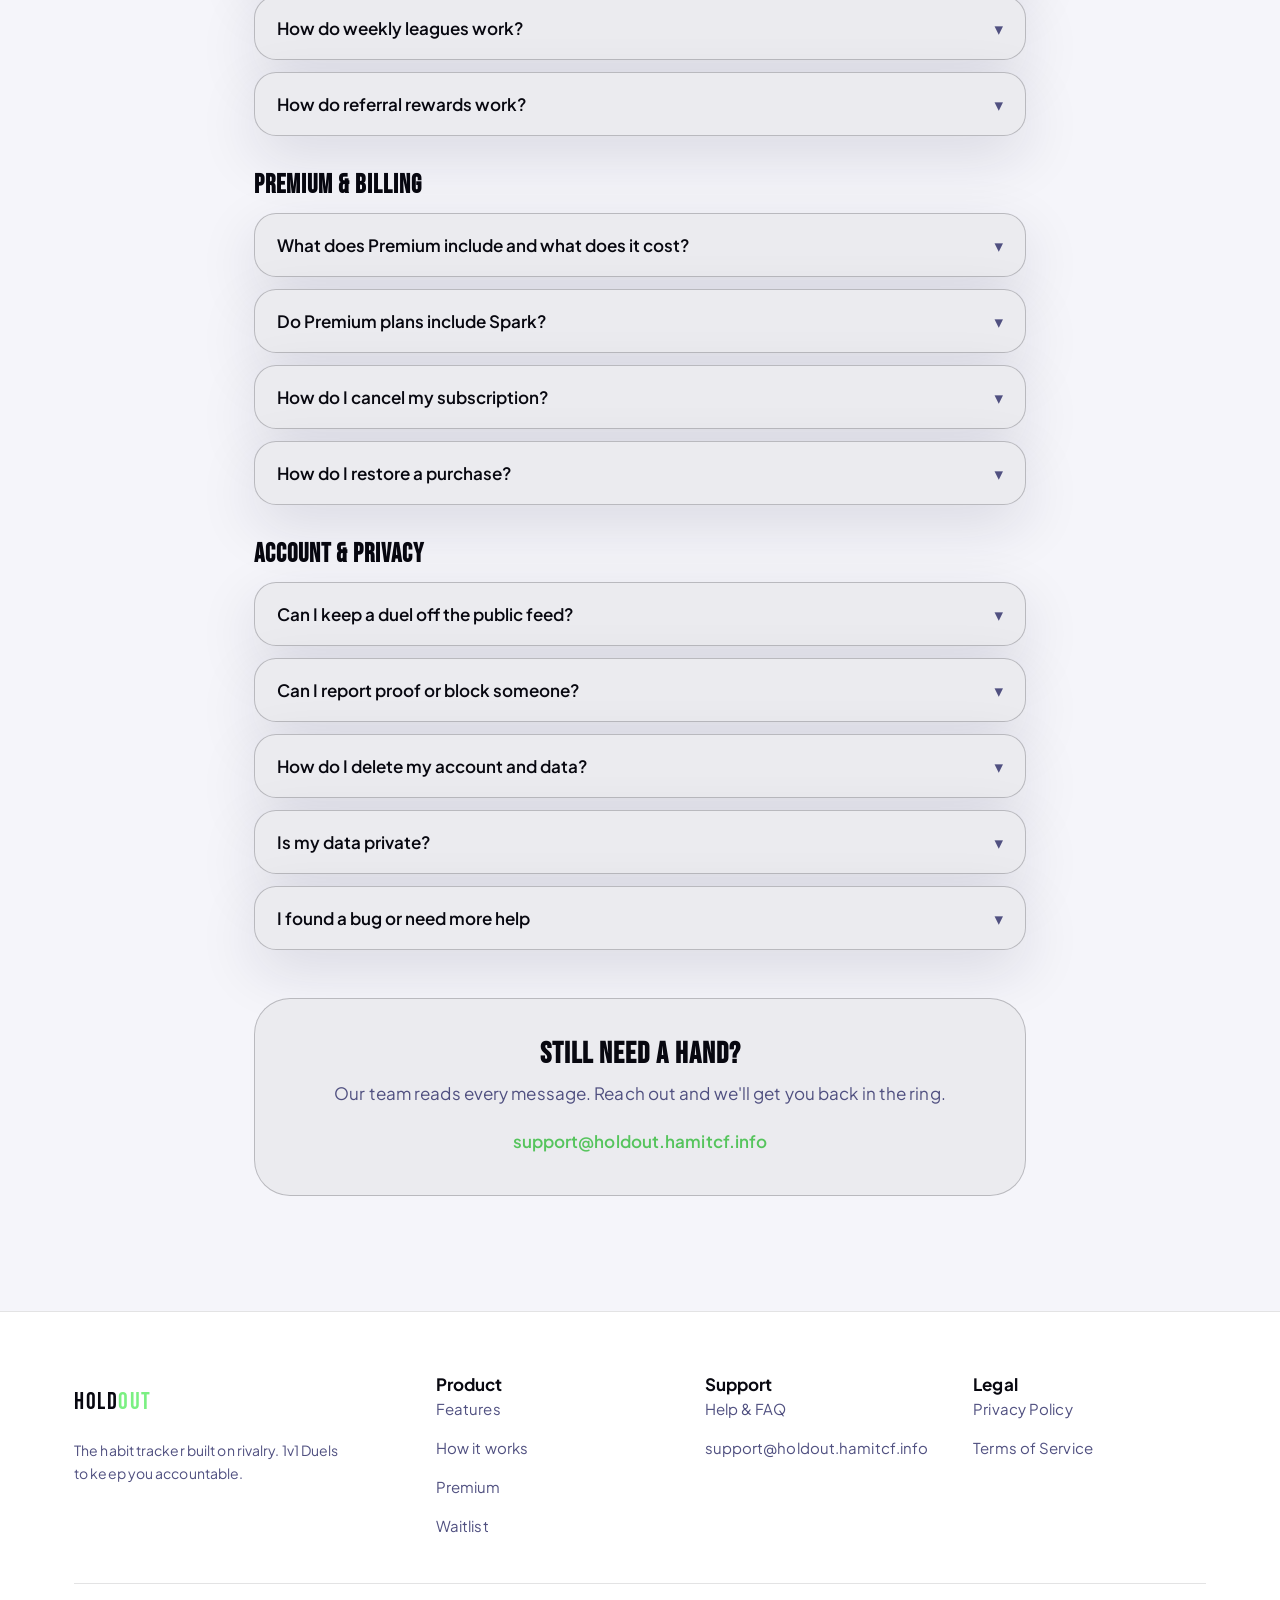
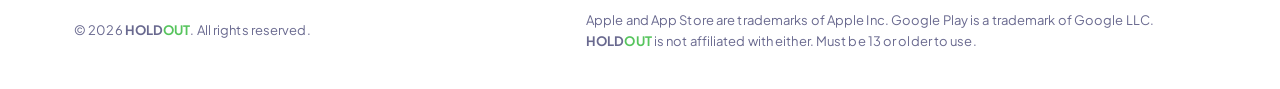
<file: support.html>
<!DOCTYPE html>
<html lang="en">
<head>
  <meta charset="UTF-8" />
  <meta name="viewport" content="width=device-width, initial-scale=1.0" />
  <title>Holdout - Support &amp; Help</title>
  <meta name="description" content="Holdout support center. Find answers about duels, proof review, disputes, XP, Spark, Premium, privacy, and account management." />
  <meta name="robots" content="index, follow, max-image-preview:large" />
  <meta name="theme-color" content="#080810" />
  <link rel="canonical" href="https://holdout.hamitcf.info/support" />
  <meta property="og:type" content="website" />
  <meta property="og:url" content="https://holdout.hamitcf.info/support" />
  <meta property="og:title" content="Holdout - Support &amp; Help" />
  <meta property="og:description" content="Get help with Holdout duels, solo goals, leagues, referrals, XP, Spark, Premium, privacy, and your account." />
  <meta property="og:site_name" content="HOLDOUT" />
  <meta property="og:locale" content="en_US" />
  <meta property="og:locale:alternate" content="tr_TR" />
  <meta property="og:image" content="https://holdout.hamitcf.info/og-home-20260723.png" />
  <meta property="og:image:url" content="https://holdout.hamitcf.info/og-home-20260723.png" />
  <meta property="og:image:secure_url" content="https://holdout.hamitcf.info/og-home-20260723.png" />
  <meta property="og:image:type" content="image/png" />
  <meta property="og:image:width" content="1200" />
  <meta property="og:image:height" content="630" />
  <meta property="og:image:alt" content="Holdout habit duel app with the message Duel your habit, prove it daily" />
  <meta name="twitter:card" content="summary_large_image" />
  <meta name="twitter:title" content="Holdout - Support &amp; Help" />
  <meta name="twitter:description" content="Get help with Holdout duels, leagues, referrals, XP, Spark, Premium, privacy, and your account." />
  <meta name="twitter:url" content="https://holdout.hamitcf.info/support" />
  <meta name="twitter:image" content="https://holdout.hamitcf.info/og-home-20260723.png" />
  <meta name="twitter:image:alt" content="Holdout habit duel app with the message Duel your habit, prove it daily" />
  <script>
    (function () {
      try {
        var l = localStorage.getItem("holdout-lang") || "en";
        document.documentElement.classList.add("lang-" + l);
        document.documentElement.lang = l;
      } catch (e) { document.documentElement.classList.add("lang-en"); }
    })();
  </script>
  <link rel="stylesheet" href="styles.css?v=20260809-apple-1" />
  <link rel="icon" type="image/png" href="assets/app-icon.png" />
</head>
<body data-page="support">

  <!-- NAV -->
  <header class="nav">
    <div class="container nav__inner">
      <a class="brand" href="index.html">
        <span style="font-family:'Bebas Neue',sans-serif;font-size:26px;letter-spacing:1px;color:#fff">HOLD<span style="color:#7BF082">OUT</span></span>
      </a>
      <nav class="nav__links" id="primary-navigation" aria-label="Primary">
        <a href="index.html#features"><span lang="en">Features</span><span lang="tr">Özellikler</span></a>
        <a href="index.html#how"><span lang="en">How it works</span><span lang="tr">Nasıl çalışır</span></a>
        <a href="index.html#pricing"><span lang="en">Premium</span><span lang="tr">Premium</span></a>
        <a href="support.html"><span lang="en">Support</span><span lang="tr">Destek</span></a>
      </nav>
      <div class="nav__actions">
        <div class="lang-toggle" role="group" aria-label="Language">
          <button type="button" data-lang="en">EN</button>
          <button type="button" data-lang="tr">TR</button>
        </div>
        <a class="btn btn--primary" href="index.html#waitlist"><span lang="en">Join the waitlist</span><span lang="tr">Bekleme listesine katıl</span></a>
        <button class="nav__burger" type="button" aria-controls="primary-navigation" aria-expanded="false" aria-label="Menu">
          <svg width="20" height="20" viewBox="0 0 24 24" fill="none" stroke="currentColor" stroke-width="2"><path d="M3 6h18M3 12h18M3 18h18"/></svg>
        </button>
      </div>
    </div>
  </header>

  <!-- PAGE HERO -->
  <section class="page-hero">
    <span class="glow glow--lime"></span>
    <div class="container">
      <span class="eyebrow"><span lang="en">Support center</span><span lang="tr">Destek merkezi</span></span>
      <h1 style="margin-top:16px"><span lang="en">How can we help?</span><span lang="tr">Nasıl yardımcı olabiliriz?</span></h1>
      <p>
        <span lang="en">Answers to the current app's most common questions about duels, proof review, disputes, XP, Spark, Premium, and your account. Still stuck? We're one email away.</span>
        <span lang="tr">Mevcut build'deki düello, kanıt kontrolü, itirazlar, XP, Spark, Premium ve hesabınla ilgili en sık soruları burada topladık. Hâlâ takıldın mı? Bir e-posta uzağındayız.</span>
      </p>
    </div>
  </section>

  <!-- FAQ -->
  <section class="section">
    <div class="container faq-wrap">

      <!-- Getting started -->
      <h2 class="faq-cat"><span lang="en">Getting started</span><span lang="tr">Başlarken</span></h2>

      <div class="faq">
        <button class="faq__q" aria-expanded="false"><span lang="en">What is HOLDOUT?</span><span lang="tr">HOLDOUT nedir?</span><span class="chev">▾</span></button>
        <div class="faq__a"><div>
          <span lang="en">HOLDOUT is a competitive habit app built around <strong>1v1 duels and solo goals</strong>. Check in with proof or quantity progress, earn XP and Spark, climb weekly leagues, and share milestones with friends.</span>
          <span lang="tr">HOLDOUT, <strong>1v1 düellolar ve solo hedefler</strong> etrafında kurulan rekabetçi bir alışkanlık uygulamasıdır. Kanıt ya da sayısal ilerleme gir, XP ve Spark kazan, haftalık liglerde yüksel ve kilometre taşlarını arkadaşlarınla paylaş.</span>
        </div></div>
      </div>

      <div class="faq">
        <button class="faq__q" aria-expanded="false"><span lang="en">Do I need a friend to use HOLDOUT?</span><span lang="tr">HOLDOUT'u kullanmak için arkadaşa ihtiyacım var mı?</span><span class="chev">▾</span></button>
        <div class="faq__a"><div>
          <span lang="en">No. You can start a solo habit goal immediately and invite a rival later. A friend is only required when you want opponent proof review and the full 1v1 race.</span>
          <span lang="tr">Hayır. Solo alışkanlık hedefine hemen başlayabilir, rakibini daha sonra davet edebilirsin. Arkadaş yalnızca rakip kanıt kontrolü ve tam 1v1 yarış istediğinde gerekir.</span>
        </div></div>
      </div>

      <div class="faq">
        <button class="faq__q" aria-expanded="false"><span lang="en">How do I start my first duel?</span><span lang="tr">İlk düellomu nasıl başlatırım?</span><span class="chev">▾</span></button>
        <div class="faq__a"><div>
          <span lang="en">Tap the <strong>+</strong> button → <strong>Create Duel</strong>. Pick the habit, set a daily goal if it's a quantity challenge, choose a duration (21 days is still the recommended default), add an optional wager or stake, mark it sensitive if needed, then invite your rival.</span>
          <span lang="tr"><strong>+</strong> butonuna dokun → <strong>Düello Oluştur</strong>. Alışkanlığı seç, sayısal challenge ise günlük hedef belirle, süreyi seç (21 gün hâlâ önerilen varsayılan), istersen bahis veya stake ekle, gerekiyorsa hassas olarak işaretle, sonra rakibini davet et.</span>
        </div></div>
      </div>

      <!-- Duels & check-ins -->
      <h2 class="faq-cat"><span lang="en">Duels &amp; check-ins</span><span lang="tr">Düellolar &amp; check-in'ler</span></h2>

      <div class="faq">
        <button class="faq__q" aria-expanded="false"><span lang="en">What counts as breaking a streak?</span><span lang="tr">Seriyi koparmak ne demek?</span><span class="chev">▾</span></button>
        <div class="faq__a"><div>
          <span lang="en">Missing the day's required progress breaks your streak. For proof habits, that means no valid check-in before local midnight. For quantity habits, it means not hitting the daily target. If you miss the day and don't have a freeze to protect it, the duel swings against you.</span>
          <span lang="tr">Günün gerekli ilerlemesini tamamlamamak seriyi kırar. Kanıt isteyen alışkanlıklarda bu, yerel gece yarısından önce geçerli check-in vermemek demektir. Sayısal alışkanlıklarda ise günlük hedefi vuramamaktır. Günü kaçırır ve seni koruyacak freeze yoksa düello aleyhine döner.</span>
        </div></div>
      </div>

      <div class="faq">
        <button class="faq__q" aria-expanded="false"><span lang="en">Can I set a quantity goal for my check-in?</span><span lang="tr">Check-in için sayısal hedef belirleyebilir miyim?</span><span class="chev">▾</span></button>
        <div class="faq__a"><div>
          <span lang="en">Yes. For habits that make more sense as a number - water, steps, pages, distance, reps, and more - you can set a daily quantity goal and log progress directly in the duel.</span>
          <span lang="tr">Evet. Su, adım, sayfa, mesafe, tekrar ve benzeri sayı tabanlı alışkanlıklar için günlük hedef belirleyip ilerlemeyi doğrudan düello içinde girebilirsin.</span>
        </div></div>
      </div>

      <div class="faq">
        <button class="faq__q" aria-expanded="false"><span lang="en">How does proof work?</span><span lang="tr">Kanıt sistemi nasıl çalışıyor?</span><span class="chev">▾</span></button>
        <div class="faq__a"><div>
          <span lang="en">For proof-based duels, a photo check-in is the point. The proof opens in a full-screen story-style viewer where the opponent can review it. Proof stays limited to the duel participants unless you separately choose to share a milestone to the feed.</span>
          <span lang="tr">Kanıt odaklı düellolarda olay fotoğraflı check-in'dir. Kanıt, rakibin inceleyebileceği tam ekran story benzeri bir viewer'da açılır. Sen ayrıca bir milestone'u feed'e paylaşmayı seçmediğin sürece bu kanıt yalnızca düello katılımcılarına görünür.</span>
        </div></div>
      </div>

      <div class="faq">
        <button class="faq__q" aria-expanded="false"><span lang="en">What happens if my opponent disputes a proof?</span><span lang="tr">Rakibim kanıta itiraz ederse ne olur?</span><span class="chev">▾</span></button>
        <div class="faq__a"><div>
          <span lang="en">A dispute opens a second step instead of instantly killing the day. The uploader can submit a rebuttal with more context or another photo. If needed, disputes can move into admin review. Repeated false disputes can also hurt trust, which is why the app warns before disputing.</span>
          <span lang="tr">İtiraz, günü anında öldürmek yerine ikinci bir adım açar. Yükleyen kişi daha fazla bağlam veya ikinci fotoğrafla rebuttal gönderebilir. Gerekirse anlaşmazlık admin incelemesine taşınır. Sık sık yanlış itiraz etmek güveni zedeleyebilir; bu yüzden app itirazdan önce uyarı gösterir.</span>
        </div></div>
      </div>

      <div class="faq">
        <button class="faq__q" aria-expanded="false"><span lang="en">Which habit durations can I choose?</span><span lang="tr">Hangi alışkanlık sürelerini seçebilirim?</span><span class="chev">▾</span></button>
        <div class="faq__a"><div>
          <span lang="en">Choose preset lengths (7, 14, 21, 30, 60, 90 days) or type any number from 1 to 365. <strong>21 days is recommended</strong> - it's the sweet spot most people need to make a habit stick. That's why it's starred ⭐ in the app.</span>
          <span lang="tr">Hazır uzunluklardan (7, 14, 21, 30, 60, 90 gün) seç ya da 1 ile 365 arasında herhangi bir sayı gir. <strong>21 gün önerilir</strong> - çoğu insanın bir alışkanlığı yerleştirmesi için gereken tatlı nokta bu. Bu yüzden uygulamada yıldızlı ⭐.</span>
        </div></div>
      </div>


      <!-- Points & Leagues -->
      <h2 class="faq-cat"><span lang="en">XP, Spark &amp; progression</span><span lang="tr">XP, Spark &amp; ilerleyiş</span></h2>

      <div class="faq">
        <button class="faq__q" aria-expanded="false"><span lang="en">How do XP and levels work?</span><span lang="tr">XP ve level sistemi nasıl çalışıyor?</span><span class="chev">▾</span></button>
        <div class="faq__a"><div>
          <span lang="en">Valid progress grants XP, and approved or undisputed progress becomes part of your lifetime level track. Daily quests, weekly quests, streak multipliers, and duel wins all add to the same progression loop.</span>
          <span lang="tr">Geçerli ilerleme XP kazandırır; onaylanan veya itirazsız geçen ilerleme de kalıcı level yoluna eklenir. Günlük görevler, haftalık görevler, streak multiplier'lar ve düello galibiyetleri aynı ilerleyiş loop'una puan yazar.</span>
        </div></div>
      </div>

      <div class="faq">
        <button class="faq__q" aria-expanded="false"><span lang="en">What is Spark used for?</span><span lang="tr">Spark ne için kullanılır?</span><span class="chev">▾</span></button>
        <div class="faq__a"><div>
          <span lang="en">Spark is the app's currency. You can spend it on cosmetics, streak freezes, premium trial access where offered, and earned-only duel wagers. The shop, wallet, and freeze inventory all already exist in the current build.</span>
          <span lang="tr">Spark uygulamanın para birimidir. Kozmetiklere, streak freeze'lere, varsa premium deneme erişimine ve yalnızca kazanılmış bakiyeyle çalışan düello bahislerine harcanır. Shop, cüzdan ve freeze envanteri mevcut build'de şimdiden var.</span>
        </div></div>
      </div>

      <div class="faq">
        <button class="faq__q" aria-expanded="false"><span lang="en">How do weekly leagues work?</span><span lang="tr">Haftalık ligler nasıl çalışır?</span><span class="chev">▾</span></button>
        <div class="faq__a"><div>
          <span lang="en">Your weekly XP sets your league rank; lifetime XP continues to power your permanent level. At the end of the week, eligible top players move up and lower-ranked players may move down once the league has enough competitors.</span>
          <span lang="tr">Haftalık XP lig sıralamanı, toplam XP ise kalıcı seviyeni belirler. Hafta sonunda ligde yeterli rakip varsa uygun üst sıradaki oyuncular yükselir, alt sıralardakiler düşebilir.</span>
        </div></div>
      </div>

      <div class="faq">
        <button class="faq__q" aria-expanded="false"><span lang="en">How do referral rewards work?</span><span lang="tr">Referans ödülleri nasıl çalışır?</span><span class="chev">▾</span></button>
        <div class="faq__a"><div>
          <span lang="en">Share your personal referral link. A genuine new account qualifies after its first valid check-in. Each qualified friend grants 100 Spark, the fifth adds 500 bonus Spark, and the tenth unlocks 30 days of Premium. Self-referrals and abuse do not qualify.</span>
          <span lang="tr">Kişisel referans linkini paylaş. Gerçek bir yeni hesap ilk geçerli check-in'inden sonra uygun olur. Her uygun arkadaş 100 Spark, beşinci arkadaş ek 500 Spark, onuncu arkadaş ise 30 günlük Premium kazandırır. Kendi kendine referans ve kötüye kullanım sayılmaz.</span>
        </div></div>
      </div>

      <!-- Premium & billing -->
      <h2 class="faq-cat"><span lang="en">Premium &amp; billing</span><span lang="tr">Premium &amp; ödeme</span></h2>

      <div class="faq">
        <button class="faq__q" aria-expanded="false"><span lang="en">What does Premium include and what does it cost?</span><span lang="tr">Premium neleri kapsar ve ne kadar?</span><span class="chev">▾</span></button>
        <div class="faq__a"><div>
          <span lang="en">Premium unlocks <strong>unlimited active duels</strong> (free tier allows 2), <strong>photo avatars</strong>, advanced stats and history, a higher streak-freeze capacity, and a fully ad-free app. Current in-app plans are <strong>₺2,99 monthly</strong>, <strong>₺17,99 yearly</strong>, or <strong>₺24,99 lifetime</strong>, with store pricing subject to regional variation.</span>
          <span lang="tr">Premium; <strong>sınırsız aktif düello</strong> (ücretsiz katmanda 2 düello), <strong>fotoğraf avatar</strong>, gelişmiş istatistik ve geçmiş, daha yüksek streak-freeze kapasitesi ve tamamen reklamsız kullanım açar. Mevcut uygulama içi planlar <strong>₺2,99 aylık</strong>, <strong>₺17,99 yıllık</strong> veya <strong>₺24,99 ömür boyu</strong>; mağaza fiyatları bölgeye göre değişebilir.</span>
        </div></div>
      </div>

      <div class="faq">
        <button class="faq__q" aria-expanded="false"><span lang="en">Do Premium plans include Spark?</span><span lang="tr">Premium planlarda Spark hediyesi var mı?</span><span class="chev">▾</span></button>
        <div class="faq__a"><div>
          <span lang="en">Yes. Verified billing events can grant purchased Spark: 150 on monthly, 1000 on yearly, and 2500 on lifetime. Purchased Spark is separate from earned Spark, especially where wagers are involved.</span>
          <span lang="tr">Evet. Doğrulanmış faturalama event'leri satın alınmış Spark verebilir: aylıkta 150, yıllıkta 1000, ömür boyunda 2500. Satın alınmış Spark, özellikle bahis akışlarında, kazanılmış Spark'tan ayrı tutulur.</span>
        </div></div>
      </div>

      <div class="faq">
        <button class="faq__q" aria-expanded="false"><span lang="en">How do I cancel my subscription?</span><span lang="tr">Aboneliğimi nasıl iptal ederim?</span><span class="chev">▾</span></button>
        <div class="faq__a"><div>
          <span lang="en"><strong>iPhone / iPad:</strong> Settings → tap your name → Subscriptions → Holdout → Cancel Subscription. <strong>Android:</strong> Google Play → profile → Payments &amp; subscriptions → Subscriptions → Holdout → Cancel. Your Premium stays active until the end of the current billing period.</span>
          <span lang="tr"><strong>iPhone / iPad:</strong> Ayarlar → adına dokun → Abonelikler → Holdout → Aboneliği İptal Et. <strong>Android:</strong> Google Play → profil → Ödemeler ve abonelikler → Abonelikler → Holdout → İptal. Premium'un mevcut fatura döneminin sonuna kadar aktif kalır.</span>
        </div></div>
      </div>

      <div class="faq">
        <button class="faq__q" aria-expanded="false"><span lang="en">How do I restore a purchase?</span><span lang="tr">Satın alımı nasıl geri yüklerim?</span><span class="chev">▾</span></button>
        <div class="faq__a"><div>
          <span lang="en">Open Holdout → Settings → <strong>Restore Purchases</strong>. As long as you're using the same Apple ID or Google account you bought with, your Premium should come back.</span>
          <span lang="tr">Holdout'u aç → Ayarlar → <strong>Satın Alımları Geri Yükle</strong>. Satın aldığın Apple Kimliği veya Google hesabıyla giriş yaptıysan Premium'un geri gelmelidir.</span>
        </div></div>
      </div>

      <!-- Account & privacy -->
      <h2 class="faq-cat"><span lang="en">Account &amp; privacy</span><span lang="tr">Hesap &amp; gizlilik</span></h2>

      <div class="faq">
        <button class="faq__q" aria-expanded="false"><span lang="en">Can I keep a duel off the public feed?</span><span lang="tr">Bir düelloyu herkese açık feed'den gizleyebilir miyim?</span><span class="chev">▾</span></button>
        <div class="faq__a"><div>
          <span lang="en">Yes. Sensitive / private duels are part of the current app. Marking a duel sensitive keeps its achievements out of the public social feed while preserving the duel itself between participants.</span>
          <span lang="tr">Evet. Hassas / özel düellolar mevcut app'in bir parçası. Düelloyu hassas olarak işaretlemek, düelloyu katılımcılar arasında korurken başarılarını herkese açık sosyal feed'den uzak tutar.</span>
        </div></div>
      </div>

      <div class="faq">
        <button class="faq__q" aria-expanded="false"><span lang="en">Can I report proof or block someone?</span><span lang="tr">Kanıt bildirebilir veya birini engelleyebilir miyim?</span><span class="chev">▾</span></button>
        <div class="faq__a"><div>
          <span lang="en">Yes. The story viewer includes actions to report proof and block users. Blocking stops you from seeing that person's photos or feed posts, and reports can escalate suspicious content for review.</span>
          <span lang="tr">Evet. Story viewer içinde kanıt bildirme ve kullanıcı engelleme aksiyonları var. Engelleme, o kişinin fotoğraflarını ve feed post'larını görmeni durdurur; bildirimler ise şüpheli içeriği incelemeye taşıyabilir.</span>
        </div></div>
      </div>

      <div class="faq">
        <button class="faq__q" aria-expanded="false"><span lang="en">How do I delete my account and data?</span><span lang="tr">Hesabımı ve verilerimi nasıl silerim?</span><span class="chev">▾</span></button>
        <div class="faq__a"><div>
          <span lang="en">In the app, go to Settings → Account → <strong>Delete Account</strong>. This permanently removes your profile, duels, check-ins, and stored photos. You can also email <a href="mailto:privacy@holdout.hamitcf.info">privacy@holdout.hamitcf.info</a>.</span>
          <span lang="tr">Uygulamada Ayarlar → Hesap → <strong>Hesabı Sil</strong> yolunu izle. Bu işlem profilini, düellolarını, check-in'lerini ve saklanan fotoğraflarını kalıcı olarak kaldırır. İstersen <a href="mailto:privacy@holdout.hamitcf.info">privacy@holdout.hamitcf.info</a> adresine de yazabilirsin.</span>
        </div></div>
      </div>

      <div class="faq">
        <button class="faq__q" aria-expanded="false"><span lang="en">Is my data private?</span><span lang="tr">Verilerim gizli mi?</span><span class="chev">▾</span></button>
        <div class="faq__a"><div>
          <span lang="en">Your check-ins and photos are only visible to people in your duels. We never sell your personal data. For full details, read our <a href="privacy.html">Privacy Policy</a>.</span>
          <span lang="tr">Check-in'lerin ve fotoğrafların yalnızca düellolarındaki kişiler tarafından görülür. Kişisel verilerini asla satmayız. Tüm ayrıntılar için <a href="privacy.html">Gizlilik Politikamızı</a> oku.</span>
        </div></div>
      </div>

      <div class="faq">
        <button class="faq__q" aria-expanded="false"><span lang="en">I found a bug or need more help</span><span lang="tr">Bir hata buldum ya da daha fazla yardım lazım</span><span class="chev">▾</span></button>
        <div class="faq__a"><div>
          <span lang="en">We'd love to hear from you. Email <a href="mailto:support@holdout.hamitcf.info">support@holdout.hamitcf.info</a> with your device model, OS version, and a short description. We usually reply within 1-2 business days.</span>
          <span lang="tr">Senden haber almayı isteriz. Cihaz modelin, işletim sistemi sürümün ve kısa açıklamanla <a href="mailto:support@holdout.hamitcf.info">support@holdout.hamitcf.info</a> adresine yaz. Genelde 1-2 iş günü içinde döneriz.</span>
        </div></div>
      </div>

      <!-- Contact CTA -->
      <div class="support-cta">
        <h3><span lang="en">Still need a hand?</span><span lang="tr">Hâlâ yardım mı lazım?</span></h3>
        <p>
          <span lang="en">Our team reads every message. Reach out and we'll get you back in the ring.</span>
          <span lang="tr">Ekibimiz her mesajı okur. Bize ulaş, seni tekrar ringe sokalım.</span>
        </p>
        <a class="mail" href="mailto:support@holdout.hamitcf.info">support@holdout.hamitcf.info</a>
      </div>

    </div>
  </section>

  <!-- FOOTER -->
  <footer class="footer">
    <div class="container">
      <div class="footer__grid">
        <div class="footer__brand">
          <a class="brand" href="index.html">
            <span style="font-family:'Bebas Neue',sans-serif;font-size:24px;color:#fff">HOLD<span style="color:#7BF082">OUT</span></span>
          </a>
          <p>
            <span lang="en">The habit tracker built on rivalry. 1v1 Duels to keep you accountable.</span>
            <span lang="tr">Rekabet üzerine kurulu alışkanlık takipçisi. Seni sorumlu tutacak 1v1 Düellolar.</span>
          </p>
        </div>
        <div>
          <h4><span lang="en">Product</span><span lang="tr">Ürün</span></h4>
          <ul>
            <li><a href="index.html#features"><span lang="en">Features</span><span lang="tr">Özellikler</span></a></li>
            <li><a href="index.html#how"><span lang="en">How it works</span><span lang="tr">Nasıl çalışır</span></a></li>
            <li><a href="index.html#pricing"><span lang="en">Premium</span><span lang="tr">Premium</span></a></li>
            <li><a href="index.html#waitlist"><span lang="en">Waitlist</span><span lang="tr">Bekleme listesi</span></a></li>
          </ul>
        </div>
        <div>
          <h4><span lang="en">Support</span><span lang="tr">Destek</span></h4>
          <ul>
            <li><a href="support.html"><span lang="en">Help &amp; FAQ</span><span lang="tr">Yardım &amp; SSS</span></a></li>
            <li><a href="mailto:support@holdout.hamitcf.info">support@holdout.hamitcf.info</a></li>
          </ul>
        </div>
        <div>
          <h4><span lang="en">Legal</span><span lang="tr">Yasal</span></h4>
          <ul>
            <li><a href="privacy.html"><span lang="en">Privacy Policy</span><span lang="tr">Gizlilik Politikası</span></a></li>
            <li><a href="terms.html"><span lang="en">Terms of Service</span><span lang="tr">Kullanım Şartları</span></a></li>
          </ul>
        </div>
      </div>
      <div class="footer__bottom">
        <span>© <span data-year>2026</span> <strong>HOLD<span class="lime">OUT</span></strong>.
          <span lang="en">All rights reserved.</span><span lang="tr">Tüm hakları saklıdır.</span>
        </span>
        <span class="legal-note">
          <span lang="en">Apple and App Store are trademarks of Apple Inc. Google Play is a trademark of Google LLC. <strong>HOLD<span class="lime">OUT</span></strong> is not affiliated with either. Must be 13 or older to use.</span>
          <span lang="tr">Apple ve App Store, Apple Inc. ticari markalarıdır. Google Play, Google LLC ticari markasıdır. <strong>HOLD<span class="lime">OUT</span></strong> hiçbiriyle bağlantılı değildir. Kullanmak için 13 yaşında veya daha büyük olunması gerekir.</span>
        </span>
      </div>
    </div>
  </footer>

  <script src="app.js?v=20260804-1"></script>
</body>
</html>
</file>
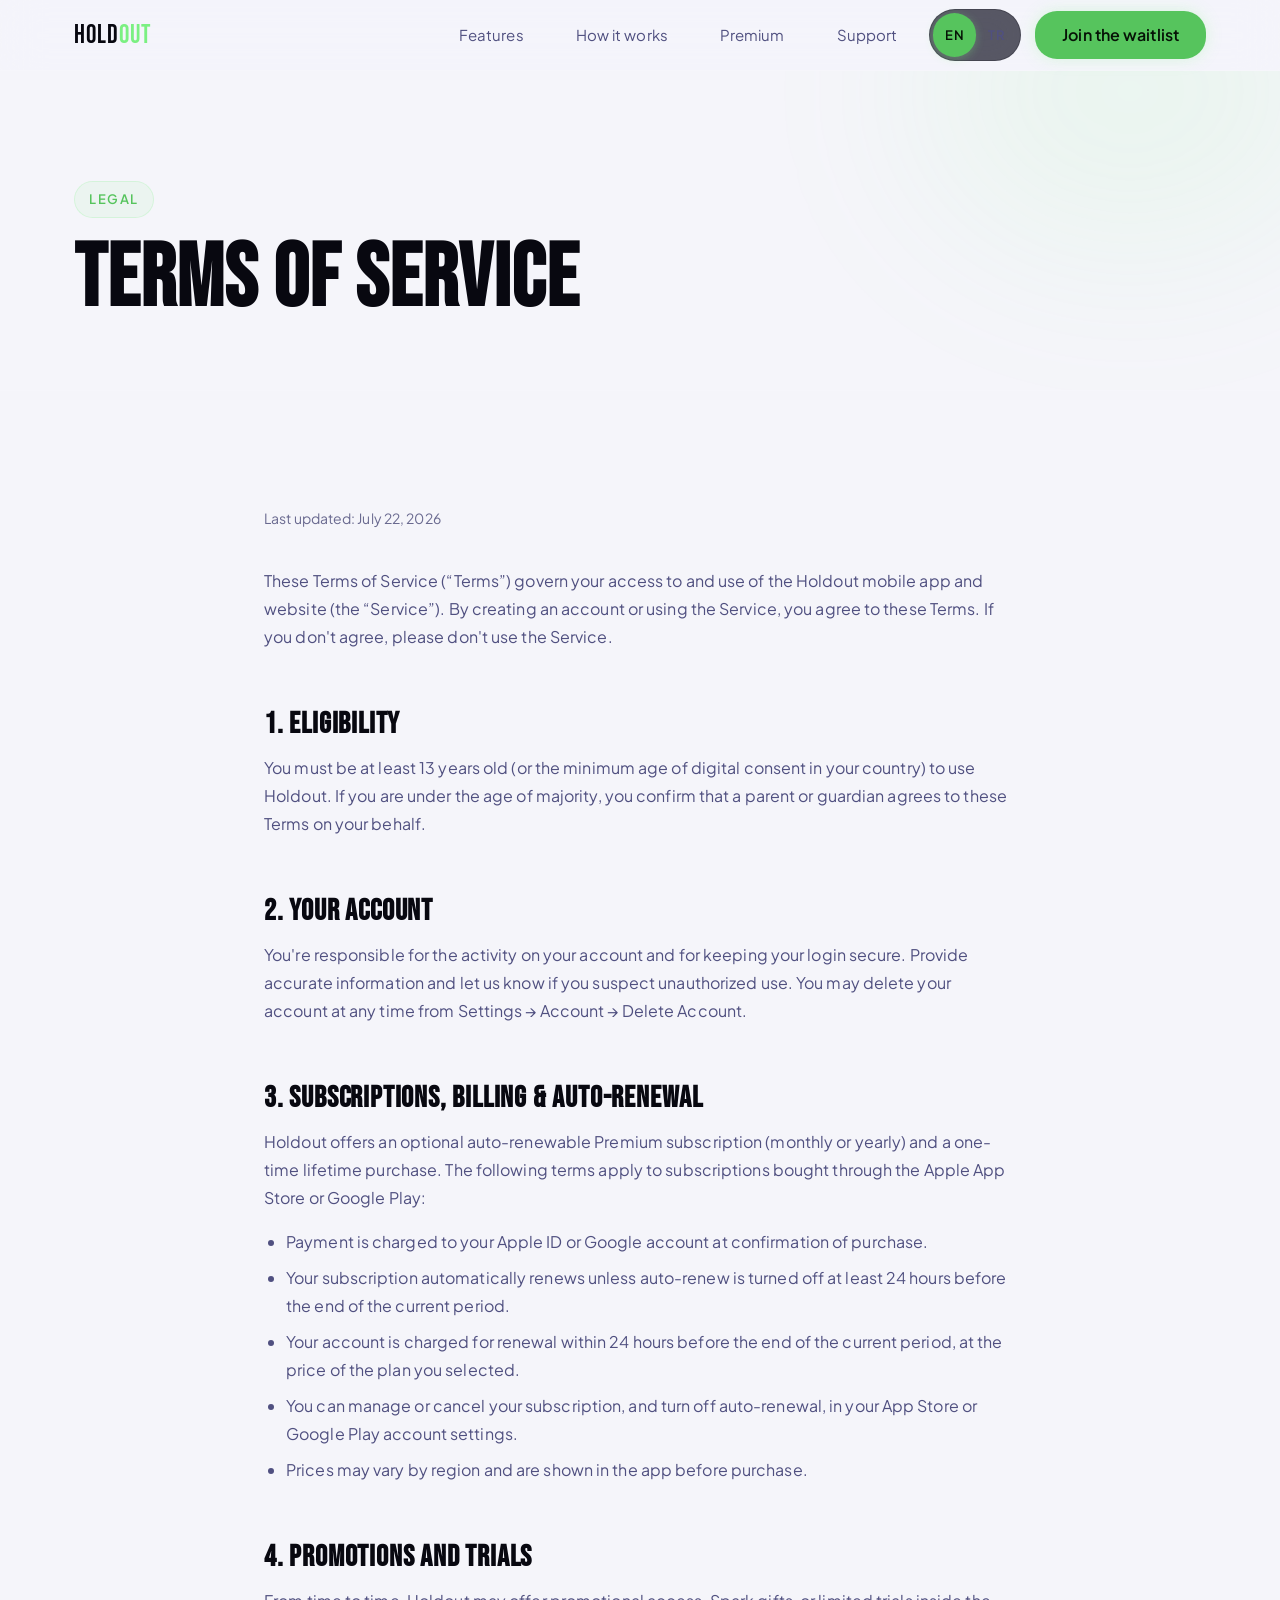
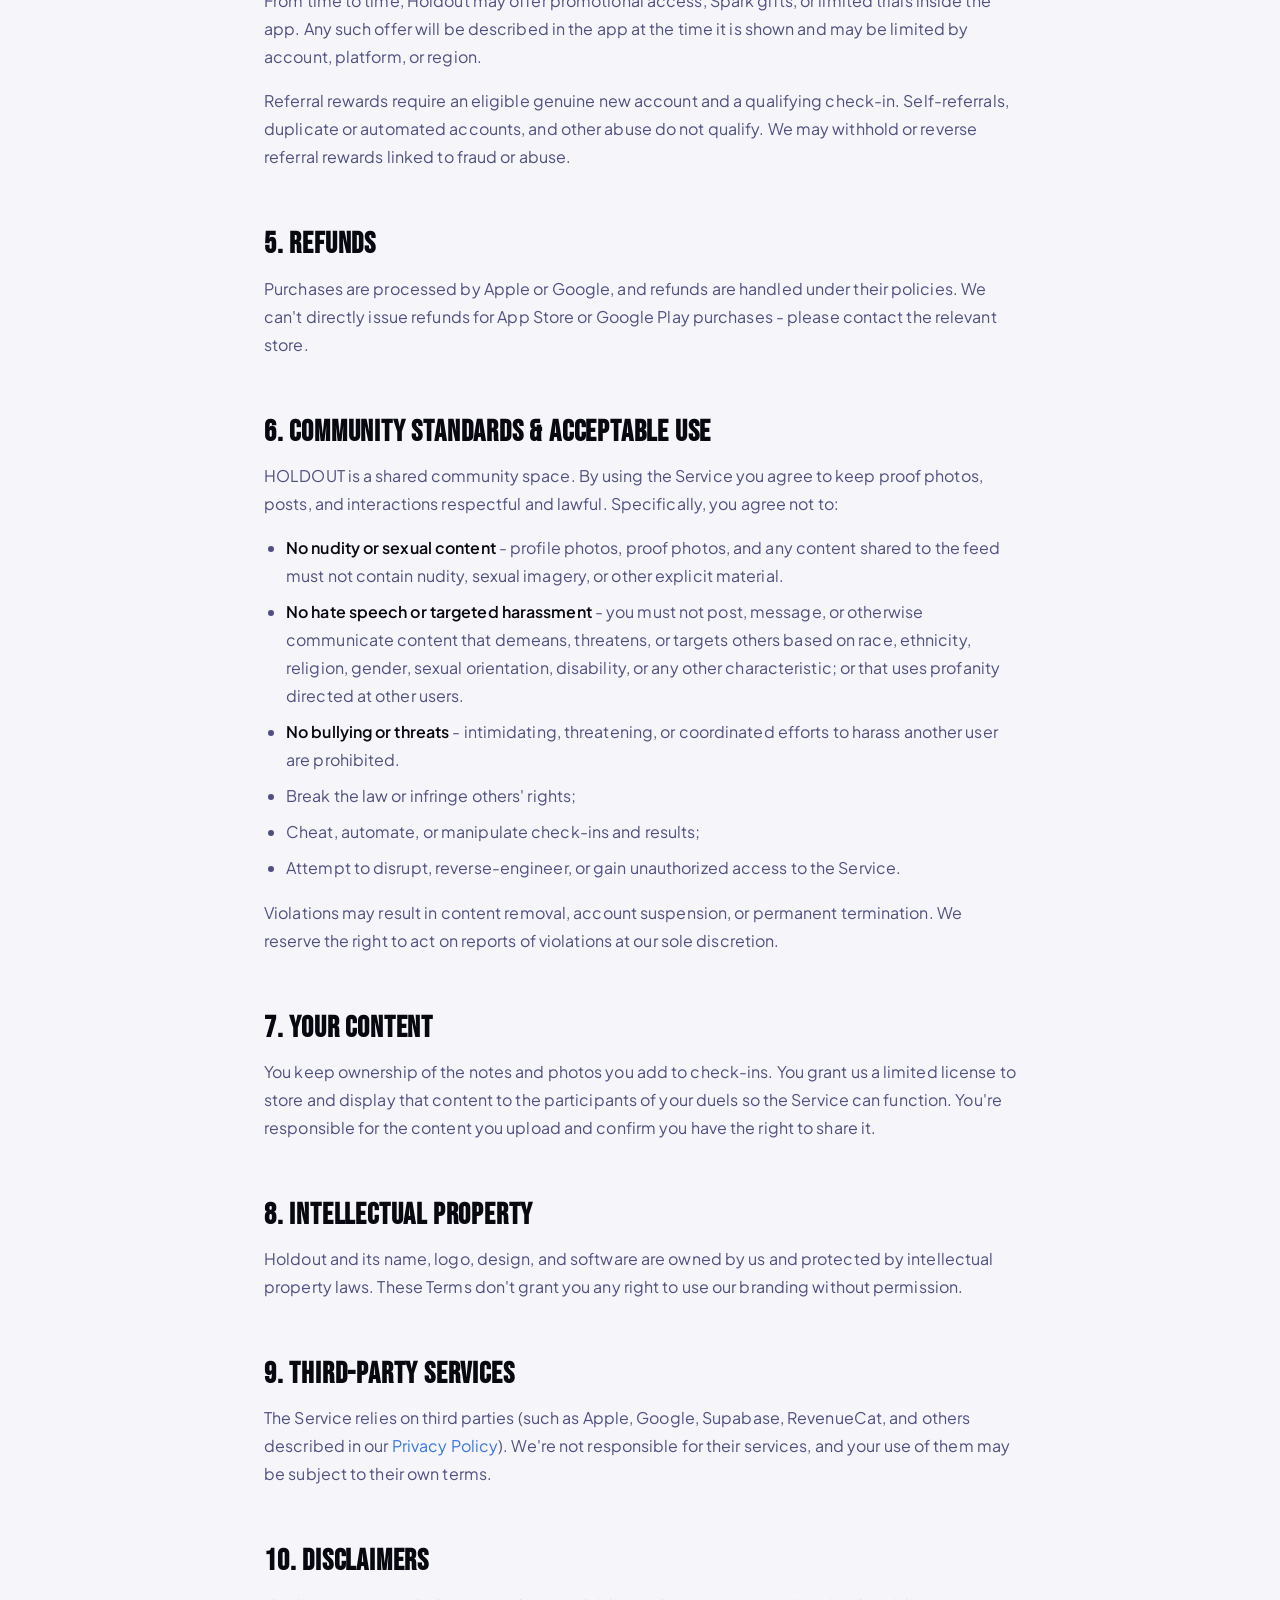
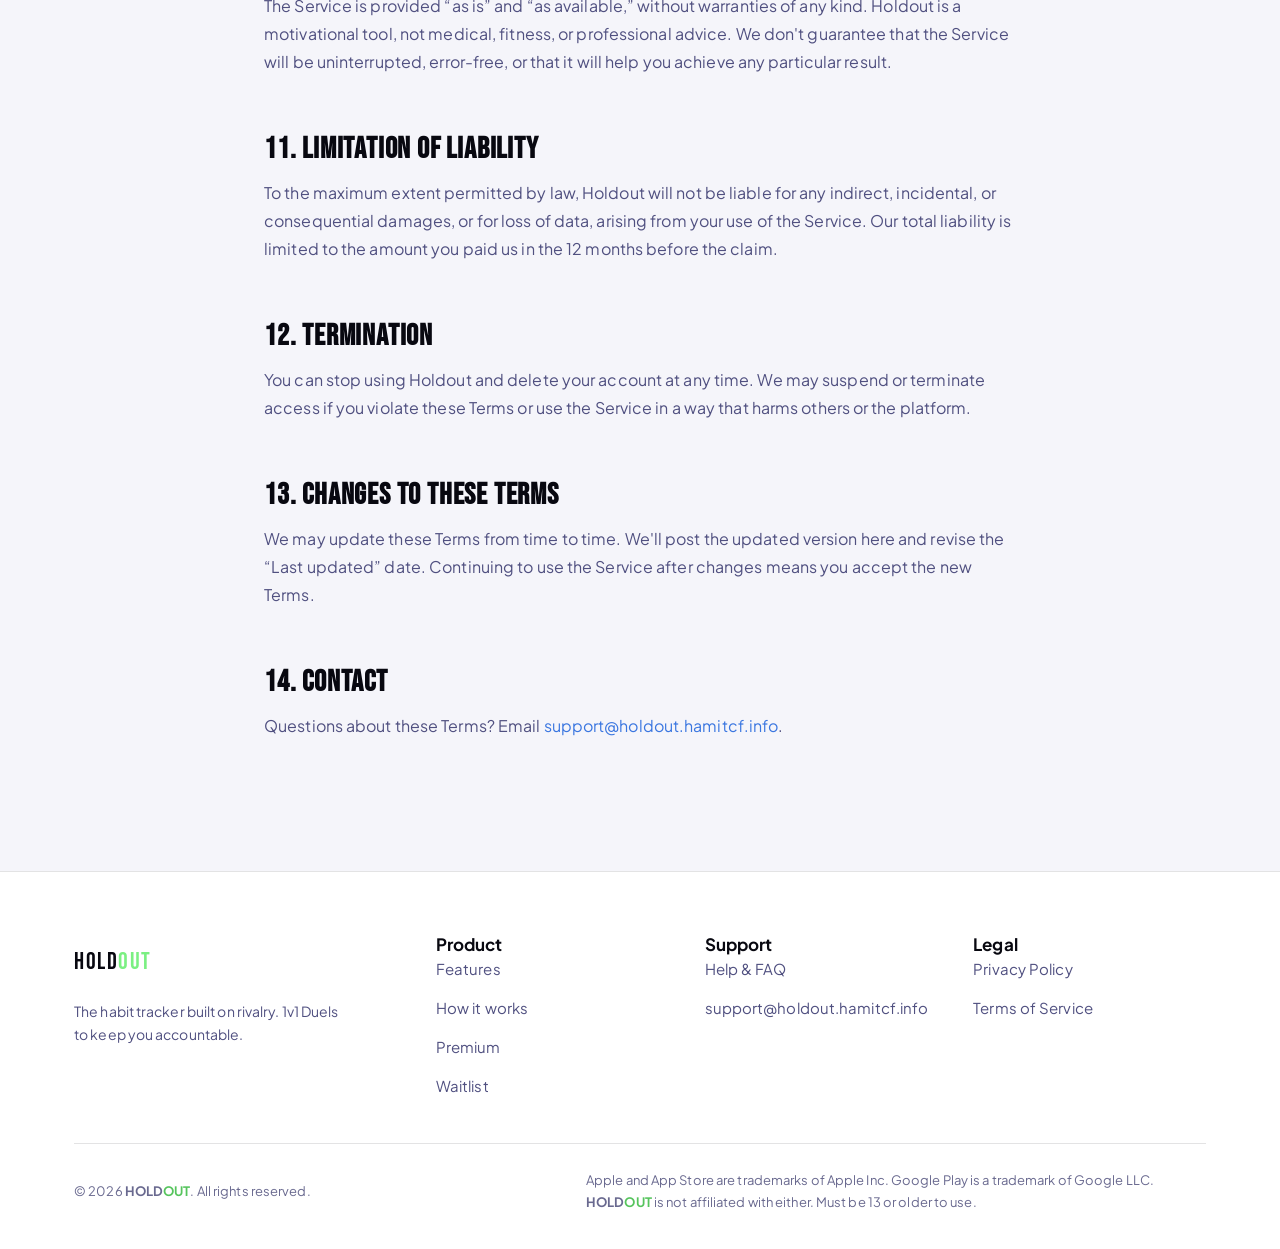
<file: terms.html>
<!DOCTYPE html>
<html lang="en">
<head>
  <meta charset="UTF-8" />
  <meta name="viewport" content="width=device-width, initial-scale=1.0" />
  <title>Holdout - Terms of Service</title>
  <meta name="description" content="The terms that govern your use of Holdout, including subscriptions and auto-renewal." />
  <meta name="robots" content="index, follow, max-image-preview:large" />
  <meta name="theme-color" content="#080810" />
  <link rel="canonical" href="https://holdout.hamitcf.info/terms" />
  <meta property="og:type" content="website" />
  <meta property="og:url" content="https://holdout.hamitcf.info/terms" />
  <meta property="og:title" content="Holdout - Terms of Service" />
  <meta property="og:description" content="The terms that govern your use of Holdout, including subscriptions and auto-renewal." />
  <meta property="og:site_name" content="HOLDOUT" />
  <meta property="og:locale" content="en_US" />
  <meta property="og:locale:alternate" content="tr_TR" />
  <meta property="og:image" content="https://holdout.hamitcf.info/og-home-20260723.png" />
  <meta property="og:image:url" content="https://holdout.hamitcf.info/og-home-20260723.png" />
  <meta property="og:image:secure_url" content="https://holdout.hamitcf.info/og-home-20260723.png" />
  <meta property="og:image:type" content="image/png" />
  <meta property="og:image:width" content="1200" />
  <meta property="og:image:height" content="630" />
  <meta property="og:image:alt" content="Holdout habit duel app with the message Duel your habit, prove it daily" />
  <meta name="twitter:card" content="summary_large_image" />
  <meta name="twitter:title" content="Holdout - Terms of Service" />
  <meta name="twitter:description" content="The terms that govern your use of Holdout, including subscriptions and auto-renewal." />
  <meta name="twitter:url" content="https://holdout.hamitcf.info/terms" />
  <meta name="twitter:image" content="https://holdout.hamitcf.info/og-home-20260723.png" />
  <meta name="twitter:image:alt" content="Holdout habit duel app with the message Duel your habit, prove it daily" />
  <script>
    (function () {
      try {
        var l = localStorage.getItem("holdout-lang") || "en";
        document.documentElement.classList.add("lang-" + l);
        document.documentElement.lang = l;
      } catch (e) { document.documentElement.classList.add("lang-en"); }
    })();
  </script>
  <link rel="stylesheet" href="styles.css?v=20260809-apple-1" />
  <link rel="icon" type="image/png" href="assets/app-icon.png" />
</head>
<body data-page="legal">

  <!-- NAV -->
  <header class="nav">
    <div class="container nav__inner">
      <a class="brand" href="index.html">
        <span style="font-family:'Bebas Neue',sans-serif;font-size:26px;letter-spacing:1px;color:#fff">HOLD<span style="color:#7BF082">OUT</span></span>
      </a>
      <nav class="nav__links" id="primary-navigation" aria-label="Primary">
        <a href="index.html#features"><span lang="en">Features</span><span lang="tr">Özellikler</span></a>
        <a href="index.html#how"><span lang="en">How it works</span><span lang="tr">Nasıl çalışır</span></a>
        <a href="index.html#pricing"><span lang="en">Premium</span><span lang="tr">Premium</span></a>
        <a href="support.html"><span lang="en">Support</span><span lang="tr">Destek</span></a>
      </nav>
      <div class="nav__actions">
        <div class="lang-toggle" role="group" aria-label="Language">
          <button type="button" data-lang="en">EN</button>
          <button type="button" data-lang="tr">TR</button>
        </div>
        <a class="btn btn--primary" href="index.html#waitlist"><span lang="en">Join the waitlist</span><span lang="tr">Bekleme listesine katıl</span></a>
        <button class="nav__burger" type="button" aria-controls="primary-navigation" aria-expanded="false" aria-label="Menu">
          <svg width="20" height="20" viewBox="0 0 24 24" fill="none" stroke="currentColor" stroke-width="2"><path d="M3 6h18M3 12h18M3 18h18"/></svg>
        </button>
      </div>
    </div>
  </header>

  <!-- PAGE HERO -->
  <section class="page-hero">
    <span class="glow glow--lime"></span>
    <div class="container">
      <span class="eyebrow"><span lang="en">Legal</span><span lang="tr">Yasal</span></span>
      <h1 style="margin-top:16px"><span lang="en">Terms of Service</span><span lang="tr">Kullanım Şartları</span></h1>
    </div>
  </section>

  <!-- BODY -->
  <section class="section">
    <div class="container prose">
      <p class="meta"><span lang="en">Last updated: July 22, 2026</span><span lang="tr">Son güncelleme: 22 Temmuz 2026</span></p>

      <p>
        <span lang="en">These Terms of Service (“Terms”) govern your access to and use of the Holdout mobile app and website (the “Service”). By creating an account or using the Service, you agree to these Terms. If you don't agree, please don't use the Service.</span>
        <span lang="tr">Bu Kullanım Şartları (“Şartlar”), Holdout mobil uygulamasına ve web sitesine (“Hizmet”) erişimini ve kullanımını düzenler. Bir hesap oluşturarak ya da Hizmet'i kullanarak bu Şartları kabul edersin. Kabul etmiyorsan lütfen Hizmet'i kullanma.</span>
      </p>

      <h2><span lang="en">1. Eligibility</span><span lang="tr">1. Uygunluk</span></h2>
      <p>
        <span lang="en">You must be at least 13 years old (or the minimum age of digital consent in your country) to use Holdout. If you are under the age of majority, you confirm that a parent or guardian agrees to these Terms on your behalf.</span>
        <span lang="tr">Holdout'u kullanmak için en az 13 yaşında (ya da ülkendeki dijital rıza için asgari yaşta) olmalısın. Reşit değilsen, bir ebeveynin ya da vasinin bu Şartları senin adına kabul ettiğini onaylarsın.</span>
      </p>

      <h2><span lang="en">2. Your account</span><span lang="tr">2. Hesabın</span></h2>
      <p>
        <span lang="en">You're responsible for the activity on your account and for keeping your login secure. Provide accurate information and let us know if you suspect unauthorized use. You may delete your account at any time from Settings → Account → Delete Account.</span>
        <span lang="tr">Hesabındaki etkinlikten ve giriş bilgilerini güvende tutmaktan sen sorumlusun. Doğru bilgi ver ve yetkisiz bir kullanımdan şüphelenirsen bize bildir. Hesabını istediğin an Ayarlar → Hesap → Hesabı Sil yolundan silebilirsin.</span>
      </p>

      <h2><span lang="en">3. Subscriptions, billing &amp; auto-renewal</span><span lang="tr">3. Abonelikler, ödeme &amp; otomatik yenileme</span></h2>
      <p>
        <span lang="en">Holdout offers an optional auto-renewable Premium subscription (monthly or yearly) and a one-time lifetime purchase. The following terms apply to subscriptions bought through the Apple App Store or Google Play:</span>
        <span lang="tr">Holdout, isteğe bağlı otomatik yenilenen bir Premium aboneliği (aylık ya da yıllık) ve tek seferlik bir ömür boyu satın alma sunar. Apple App Store ya da Google Play üzerinden alınan aboneliklere aşağıdaki şartlar uygulanır:</span>
      </p>
      <ul>
        <li><span lang="en">Payment is charged to your Apple ID or Google account at confirmation of purchase.</span><span lang="tr">Ödeme, satın alma onayında Apple Kimliğine ya da Google hesabına yansıtılır.</span></li>
        <li><span lang="en">Your subscription automatically renews unless auto-renew is turned off at least 24 hours before the end of the current period.</span><span lang="tr">Mevcut dönemin bitiminden en az 24 saat önce otomatik yenileme kapatılmadıkça aboneliğin otomatik olarak yenilenir.</span></li>
        <li><span lang="en">Your account is charged for renewal within 24 hours before the end of the current period, at the price of the plan you selected.</span><span lang="tr">Hesabın, mevcut dönemin bitiminden önceki 24 saat içinde, seçtiğin planın fiyatından yenileme için ücretlendirilir.</span></li>
        <li><span lang="en">You can manage or cancel your subscription, and turn off auto-renewal, in your App Store or Google Play account settings.</span><span lang="tr">Aboneliğini App Store ya da Google Play hesap ayarlarından yönetebilir, iptal edebilir ve otomatik yenilemeyi kapatabilirsin.</span></li>
        <li><span lang="en">Prices may vary by region and are shown in the app before purchase.</span><span lang="tr">Fiyatlar bölgeye göre değişebilir ve satın almadan önce uygulamada gösterilir.</span></li>
      </ul>

      <h2><span lang="en">4. Promotions and trials</span><span lang="tr">4. Promosyonlar ve denemeler</span></h2>
      <p>
        <span lang="en">From time to time, Holdout may offer promotional access, Spark gifts, or limited trials inside the app. Any such offer will be described in the app at the time it is shown and may be limited by account, platform, or region.</span>
        <span lang="tr">Zaman zaman Holdout uygulama içinde promosyon erişimi, Spark hediyeleri veya sınırlı denemeler sunabilir. Böyle bir teklif gösterildiği anda uygulama içinde açıklanır ve hesap, platform veya bölgeye göre sınırlanabilir.</span>
      </p>
      <p>
        <span lang="en">Referral rewards require an eligible genuine new account and a qualifying check-in. Self-referrals, duplicate or automated accounts, and other abuse do not qualify. We may withhold or reverse referral rewards linked to fraud or abuse.</span>
        <span lang="tr">Referans ödülleri, uygun gerçek bir yeni hesap ve geçerli bir check-in gerektirir. Kendi kendine referans, yinelenen veya otomatik hesaplar ve diğer kötüye kullanımlar uygun sayılmaz. Dolandırıcılık veya kötüye kullanımla bağlantılı referans ödüllerini vermeyebilir ya da geri alabiliriz.</span>
      </p>

      <h2><span lang="en">5. Refunds</span><span lang="tr">5. İadeler</span></h2>
      <p>
        <span lang="en">Purchases are processed by Apple or Google, and refunds are handled under their policies. We can't directly issue refunds for App Store or Google Play purchases - please contact the relevant store.</span>
        <span lang="tr">Satın almalar Apple ya da Google tarafından işlenir ve iadeler onların politikaları kapsamında yürütülür. App Store ya da Google Play satın almaları için doğrudan iade yapamayız - lütfen ilgili mağazayla iletişime geç.</span>
      </p>

      <h2><span lang="en">6. Community standards &amp; acceptable use</span><span lang="tr">6. Topluluk standartları &amp; kabul edilebilir kullanım</span></h2>
      <p><span lang="en">HOLDOUT is a shared community space. By using the Service you agree to keep proof photos, posts, and interactions respectful and lawful. Specifically, you agree not to:</span><span lang="tr">HOLDOUT ortak bir topluluk alanıdır. Hizmet'i kullanarak kanıt fotoğraflarını, postlarını ve etkileşimlerini saygılı ve yasaya uygun tutmayı kabul edersin. Özellikle şunları yapmamayı kabul edersin:</span></p>
      <ul>
        <li><span lang="en"><strong>No nudity or sexual content</strong> - profile photos, proof photos, and any content shared to the feed must not contain nudity, sexual imagery, or other explicit material.</span><span lang="tr"><strong>Çıplaklık veya cinsel içerik yok</strong> - profil fotoğrafları, kanıt fotoğrafları ve feed'e paylaşılan herhangi bir içerik çıplaklık, cinsel görsel veya diğer müstehcen materyaller içermemelidir.</span></li>
        <li><span lang="en"><strong>No hate speech or targeted harassment</strong> - you must not post, message, or otherwise communicate content that demeans, threatens, or targets others based on race, ethnicity, religion, gender, sexual orientation, disability, or any other characteristic; or that uses profanity directed at other users.</span><span lang="tr"><strong>Nefret söylemi veya hedefli taciz yok</strong> - ırk, etnisite, din, cinsiyet, cinsel yönelim, engellilik veya diğer özellikler temelinde başkalarını aşağılayan, tehdit eden veya hedef alan; ya da diğer kullanıcılara yönelik küfür içeren içerik gönderemez, mesaj atamazsın.</span></li>
        <li><span lang="en"><strong>No bullying or threats</strong> - intimidating, threatening, or coordinated efforts to harass another user are prohibited.</span><span lang="tr"><strong>Zorbalık veya tehdit yok</strong> - başka bir kullanıcıyı korkutma, tehdit etme veya koordineli taciz girişimleri yasaktır.</span></li>
        <li><span lang="en">Break the law or infringe others' rights;</span><span lang="tr">Yasayı çiğnemek ya da başkalarının haklarını ihlal etmek;</span></li>
        <li><span lang="en">Cheat, automate, or manipulate check-ins and results;</span><span lang="tr">Check-in'leri ve sonuçları hile yapmak, otomatikleştirmek ya da manipüle etmek;</span></li>
        <li><span lang="en">Attempt to disrupt, reverse-engineer, or gain unauthorized access to the Service.</span><span lang="tr">Hizmet'i bozmaya, tersine mühendislik yapmaya ya da yetkisiz erişim sağlamaya çalışmak.</span></li>
      </ul>
      <p>
        <span lang="en">Violations may result in content removal, account suspension, or permanent termination. We reserve the right to act on reports of violations at our sole discretion.</span>
        <span lang="tr">İhlaller içerik kaldırma, hesap askıya alma veya kalıcı sonlandırmayla sonuçlanabilir. İhlal bildirimlerinde tamamen kendi takdirimize göre hareket etme hakkımızı saklı tutarız.</span>
      </p>

      <h2><span lang="en">7. Your content</span><span lang="tr">7. İçeriğin</span></h2>
      <p>
        <span lang="en">You keep ownership of the notes and photos you add to check-ins. You grant us a limited license to store and display that content to the participants of your duels so the Service can function. You're responsible for the content you upload and confirm you have the right to share it.</span>
        <span lang="tr">Check-in'lere eklediğin not ve fotoğrafların sahipliği sende kalır. Hizmet'in çalışabilmesi için bu içeriği düellolarının katılımcılarına saklamamız ve göstermemiz için bize sınırlı bir lisans verirsin. Yüklediğin içerikten sen sorumlusun ve onu paylaşma hakkına sahip olduğunu onaylarsın.</span>
      </p>

      <h2><span lang="en">8. Intellectual property</span><span lang="tr">8. Fikri mülkiyet</span></h2>
      <p>
        <span lang="en">Holdout and its name, logo, design, and software are owned by us and protected by intellectual property laws. These Terms don't grant you any right to use our branding without permission.</span>
        <span lang="tr">Holdout ile adı, logosu, tasarımı ve yazılımı bize aittir ve fikri mülkiyet yasalarıyla korunur. Bu Şartlar, marka unsurlarımızı izin olmadan kullanma hakkı vermez.</span>
      </p>

      <h2><span lang="en">9. Third-party services</span><span lang="tr">9. Üçüncü taraf servisleri</span></h2>
      <p>
        <span lang="en">The Service relies on third parties (such as Apple, Google, Supabase, RevenueCat, and others described in our <a href="privacy.html">Privacy Policy</a>). We're not responsible for their services, and your use of them may be subject to their own terms.</span>
        <span lang="tr">Hizmet, üçüncü taraflara dayanır (Apple, Google, Supabase, RevenueCat ve <a href="privacy.html">Gizlilik Politikamızda</a> açıklanan diğerleri gibi). Onların hizmetlerinden sorumlu değiliz ve bunları kullanman kendi şartlarına tabi olabilir.</span>
      </p>

      <h2><span lang="en">10. Disclaimers</span><span lang="tr">10. Sorumluluk reddi</span></h2>
      <p>
        <span lang="en">The Service is provided “as is” and “as available,” without warranties of any kind. Holdout is a motivational tool, not medical, fitness, or professional advice. We don't guarantee that the Service will be uninterrupted, error-free, or that it will help you achieve any particular result.</span>
        <span lang="tr">Hizmet, herhangi bir garanti olmaksızın “olduğu gibi” ve “mevcut olduğu şekilde” sunulur. Holdout motivasyon aracıdır; tıbbi, fitness ya da profesyonel tavsiye değildir. Hizmet'in kesintisiz, hatasız olacağını ya da belirli bir sonuca ulaşmana yardım edeceğini garanti etmeyiz.</span>
      </p>

      <h2><span lang="en">11. Limitation of liability</span><span lang="tr">11. Sorumluluğun sınırlandırılması</span></h2>
      <p>
        <span lang="en">To the maximum extent permitted by law, Holdout will not be liable for any indirect, incidental, or consequential damages, or for loss of data, arising from your use of the Service. Our total liability is limited to the amount you paid us in the 12 months before the claim.</span>
        <span lang="tr">Yasaların izin verdiği azami ölçüde, Holdout; Hizmet'i kullanımından doğan dolaylı, arızi ya da sonuçsal zararlardan veya veri kaybından sorumlu olmayacaktır. Toplam sorumluluğumuz, talepten önceki 12 ayda bize ödediğin tutarla sınırlıdır.</span>
      </p>

      <h2><span lang="en">12. Termination</span><span lang="tr">12. Fesih</span></h2>
      <p>
        <span lang="en">You can stop using Holdout and delete your account at any time. We may suspend or terminate access if you violate these Terms or use the Service in a way that harms others or the platform.</span>
        <span lang="tr">Holdout'u kullanmayı bırakabilir ve hesabını istediğin an silebilirsin. Bu Şartları ihlal edersen ya da Hizmet'i başkalarına veya platforma zarar verecek şekilde kullanırsan erişimi askıya alabilir ya da sonlandırabiliriz.</span>
      </p>

      <h2><span lang="en">13. Changes to these Terms</span><span lang="tr">13. Bu Şartlardaki değişiklikler</span></h2>
      <p>
        <span lang="en">We may update these Terms from time to time. We'll post the updated version here and revise the “Last updated” date. Continuing to use the Service after changes means you accept the new Terms.</span>
        <span lang="tr">Bu Şartları zaman zaman güncelleyebiliriz. Güncel sürümü burada yayınlar ve “Son güncelleme” tarihini revize ederiz. Değişikliklerden sonra Hizmet'i kullanmaya devam etmen yeni Şartları kabul ettiğin anlamına gelir.</span>
      </p>

      <h2><span lang="en">14. Contact</span><span lang="tr">14. İletişim</span></h2>
      <p>
        <span lang="en">Questions about these Terms? Email <a href="mailto:support@holdout.hamitcf.info">support@holdout.hamitcf.info</a>.</span>
        <span lang="tr">Bu Şartlarla ilgili sorular mı var? <a href="mailto:support@holdout.hamitcf.info">support@holdout.hamitcf.info</a> adresine yaz.</span>
      </p>
    </div>
  </section>

  <!-- FOOTER -->
  <footer class="footer">
    <div class="container">
      <div class="footer__grid">
        <div class="footer__brand">
          <a class="brand" href="index.html">
            <span style="font-family:'Bebas Neue',sans-serif;font-size:24px;color:#fff">HOLD<span style="color:#7BF082">OUT</span></span>
          </a>
          <p>
            <span lang="en">The habit tracker built on rivalry. 1v1 Duels to keep you accountable.</span>
            <span lang="tr">Rekabet üzerine kurulu alışkanlık takipçisi. Seni sorumlu tutacak 1v1 Düellolar.</span>
          </p>
        </div>
        <div>
          <h4><span lang="en">Product</span><span lang="tr">Ürün</span></h4>
          <ul>
            <li><a href="index.html#features"><span lang="en">Features</span><span lang="tr">Özellikler</span></a></li>
            <li><a href="index.html#how"><span lang="en">How it works</span><span lang="tr">Nasıl çalışır</span></a></li>
            <li><a href="index.html#pricing"><span lang="en">Premium</span><span lang="tr">Premium</span></a></li>
            <li><a href="index.html#waitlist"><span lang="en">Waitlist</span><span lang="tr">Bekleme listesi</span></a></li>
          </ul>
        </div>
        <div>
          <h4><span lang="en">Support</span><span lang="tr">Destek</span></h4>
          <ul>
            <li><a href="support.html"><span lang="en">Help &amp; FAQ</span><span lang="tr">Yardım &amp; SSS</span></a></li>
            <li><a href="mailto:support@holdout.hamitcf.info">support@holdout.hamitcf.info</a></li>
          </ul>
        </div>
        <div>
          <h4><span lang="en">Legal</span><span lang="tr">Yasal</span></h4>
          <ul>
            <li><a href="privacy.html"><span lang="en">Privacy Policy</span><span lang="tr">Gizlilik Politikası</span></a></li>
            <li><a href="terms.html"><span lang="en">Terms of Service</span><span lang="tr">Kullanım Şartları</span></a></li>
          </ul>
        </div>
      </div>
      <div class="footer__bottom">
        <span>© <span data-year>2026</span> <strong>HOLD<span class="lime">OUT</span></strong>.
          <span lang="en">All rights reserved.</span><span lang="tr">Tüm hakları saklıdır.</span>
        </span>
        <span class="legal-note">
          <span lang="en">Apple and App Store are trademarks of Apple Inc. Google Play is a trademark of Google LLC. <strong>HOLD<span class="lime">OUT</span></strong> is not affiliated with either. Must be 13 or older to use.</span>
          <span lang="tr">Apple ve App Store, Apple Inc. ticari markalarıdır. Google Play, Google LLC ticari markasıdır. <strong>HOLD<span class="lime">OUT</span></strong> hiçbiriyle bağlantılı değildir. Kullanmak için 13 yaşında veya daha büyük olunması gerekir.</span>
        </span>
      </div>
    </div>
  </footer>

  <script src="app.js?v=20260804-1"></script>
</body>
</html>
</file>
<file: styles.css>
/* ============================================================
   HOLDOUT — Marketing & App Store website
   Design system sourced from the Obsidian vault:
   "Estetik & Moodboard" — Competitive / Playful / Dark Energy
   ============================================================ */
@font-face { font-family: "Bebas Neue"; src: url("assets/fonts/BebasNeue-Regular.ttf") format("truetype"); font-weight: 400; font-style: normal; font-display: swap; }
@font-face { font-family: "Plus Jakarta Sans"; src: url("assets/fonts/PlusJakartaSans-Regular.ttf") format("truetype"); font-weight: 400; font-style: normal; font-display: swap; }
@font-face { font-family: "Plus Jakarta Sans"; src: url("assets/fonts/PlusJakartaSans-SemiBold.ttf") format("truetype"); font-weight: 600; font-style: normal; font-display: swap; }
@font-face { font-family: "Plus Jakarta Sans"; src: url("assets/fonts/PlusJakartaSans-Bold.ttf") format("truetype"); font-weight: 700; font-style: normal; font-display: swap; }

:root {
  /* Shared Holdout app palette with translucent depth layers */
  color-scheme: dark;
  --bg: #080810;
  --surface: rgba(15, 15, 28, 0.75);
  --surface-solid: #0F0F1C;
  --card: rgba(20, 20, 36, 0.65);
  --card-solid: #141424;
  --card-hover: rgba(28, 28, 48, 0.75);
  --lime: #7BF082;
  --orange: #FF6B35;
  --blue: #4E8FFF;
  --text: #EEEEFF;
  --text-2: #9A9AC0;
  --text-muted: #8585AA;
  --border: rgba(255, 255, 255, 0.08);
  --border-light: rgba(255, 255, 255, 0.12);
  --border-strong: rgba(255, 255, 255, 0.18);
  
  /* Materials & Depth (Apple Glassmorphism) */
  --blur-nav: blur(20px) saturate(180%);
  --blur-card: blur(16px) saturate(160%);
  
  /* Effects */
  --glow-lime: 0 0 16px rgba(123, 240, 130, 0.25);
  --glow-lime-lg: 0 8px 32px rgba(123, 240, 130, 0.35);
  --glow-orange: 0 0 24px rgba(255, 107, 53, 0.30);
  --shadow-card: 0 12px 36px -8px rgba(0, 0, 0, 0.45);
  
  /* Radii (Apple Fluid feel: rounded surfaces) */
  --r-sm: 14px;
  --r: 22px;
  --r-lg: 28px;
  --r-xl: 36px;
  
  /* Layout */
  --maxw: 1180px;
  --gutter: 24px;
  
  /* Type */
  --font-display: "Bebas Neue", "Plus Jakarta Sans", system-ui, sans-serif;
  --font-body: "Plus Jakarta Sans", system-ui, -apple-system, sans-serif;
  
  /* Apple Spring Animations & Curves */
  --spring-bounce: cubic-bezier(0.34, 1.56, 0.64, 1);
  --spring-smooth: cubic-bezier(0.16, 1, 0.3, 1);
  --ease-out: cubic-bezier(0.22, 1, 0.36, 1);
  --ease-reveal: cubic-bezier(0.16, 1, 0.3, 1);
}


/* ---------- Reset / base ---------- */
*, *::before, *::after { box-sizing: border-box; }

html {
  scroll-behavior: smooth;
  -webkit-text-size-adjust: 100%;
}

body {
  margin: 0;
  background: var(--bg);
  color: var(--text);
  font-family: var(--font-body);
  font-weight: 400;
  line-height: 1.65;
  font-size: 17px;
  letter-spacing: 0.1px;
  overflow-x: hidden;
  -webkit-font-smoothing: antialiased;
  text-rendering: optimizeLegibility;
}

img, svg { display: block; max-width: 100%; }

input, button { font-family: inherit; font-size: inherit; }

a { color: inherit; text-decoration: none; }

h1, h2, h3, h4 { margin: 0; line-height: 1.04; }

p { margin: 0 0 1em; }

::selection { background: var(--lime); color: #061206; }


/* ---------- Bilingual visibility ---------- */
html.lang-en [lang="tr"] { display: none !important; }

html.lang-tr [lang="en"] { display: none !important; }


/* ---------- Layout helpers ---------- */
.container {
  width: 100%;
  max-width: var(--maxw);
  margin-inline: auto;
  padding-inline: var(--gutter);
}

.section {
  position: relative;
  padding: clamp(64px, 9vw, 120px) 0;
}

.section--tight { padding: clamp(48px, 6vw, 80px) 0; }

.eyebrow {
  display: inline-flex;
  align-items: center;
  gap: 8px;
  font-size: 13px;
  font-weight: 600;
  letter-spacing: 1.6px;
  text-transform: uppercase;
  color: var(--lime);
  background: rgba(123, 240, 130, 0.08);
  border: 1px solid rgba(123, 240, 130, 0.20);
  padding: 7px 14px;
  border-radius: 999px;
}

.section-head {
  max-width: 680px;
  margin-bottom: 48px;
}

.section-head.center {
  margin-inline: auto;
  text-align: center;
}

h2.display, h1.display {
  font-family: var(--font-display);
  font-weight: 400;
  letter-spacing: 0.5px;
  text-transform: uppercase;
}

h1.display { font-size: clamp(48px, 8.5vw, 104px); }

h2.display { font-size: clamp(34px, 5.5vw, 62px); }

.section-head p {
  color: var(--text-2);
  font-size: clamp(16px, 2vw, 19px);
  margin-top: 18px;
}

.lime { color: var(--lime); }

.orange { color: var(--orange); }

.blue { color: var(--blue); }


/* ---------- Buttons ---------- */
.btn {
  display: inline-flex;
  align-items: center;
  justify-content: center;
  gap: 10px;
  font-family: var(--font-body);
  font-weight: 600;
  font-size: 16px;
  line-height: 1;
  padding: 15px 26px;
  border-radius: var(--r);
  border: 1px solid transparent;
  cursor: pointer;
  /* Apple Fluid Motion: instant press response, springy release */
  transition: transform 0.3s var(--spring-bounce), box-shadow 0.3s var(--spring-smooth), background 0.2s ease, border-color 0.2s ease;
  white-space: nowrap;
}

.btn:active {
  /* Apple principle: Respond on pointer-down instantly with continuous feedback */
  transform: scale(0.96) translateY(1px);
  transition: transform 0.08s ease-out;
}

.btn--primary {
  background: var(--lime);
  color: #061206;
  box-shadow: var(--glow-lime);
}

.btn--primary:hover { box-shadow: var(--glow-lime-lg); transform: translateY(-2px); }

.btn--ghost {
  background: rgba(255, 255, 255, 0.04);
  backdrop-filter: blur(8px);
  -webkit-backdrop-filter: blur(8px);
  border-color: var(--border-strong);
  color: var(--text);
}

.btn--ghost:hover { border-color: var(--lime); color: var(--lime); background: rgba(123, 240, 130, 0.06); }

.btn--block { width: 100%; }


/* ---------- Store badges ---------- */
.store-badges {
  display: flex;
  flex-wrap: wrap;
  gap: 14px;
}

.store-badge {
  display: inline-flex;
  align-items: center;
  gap: 12px;
  padding: 11px 20px 11px 18px;
  border-radius: 14px;
  background: rgba(15, 15, 28, 0.6);
  backdrop-filter: var(--blur-card);
  -webkit-backdrop-filter: var(--blur-card);
  border: 1px solid var(--border-strong);
  transition: border-color .2s ease, transform .3s var(--spring-bounce), box-shadow .25s ease;
  min-width: 190px;
}

.store-badge:hover {
  border-color: var(--lime);
  transform: translateY(-2px);
  box-shadow: var(--glow-lime);
}

.store-badge:active {
  transform: scale(0.97);
  transition: transform 0.08s ease-out;
}

.store-badge svg { width: 26px; height: 26px; flex: none; }

.store-badge .store-badge__txt { display: flex; flex-direction: column; line-height: 1.15; }

.store-badge .store-badge__small { font-size: 11px; color: var(--text-2); letter-spacing: .3px; }

.store-badge .store-badge__big { font-size: 18px; font-weight: 600; color: var(--text); }


/* ---------- Navigation ---------- */
.nav {
  position: sticky;
  top: 0;
  z-index: 100;
  /* Apple Glassmorphism Toolbar with light catching border */
  background: rgba(8, 8, 16, 0.65);
  backdrop-filter: var(--blur-nav);
  -webkit-backdrop-filter: var(--blur-nav);
  border-bottom: 1px solid var(--border-light);
}

.nav__inner {
  display: flex;
  align-items: center;
  gap: 20px;
  height: 70px;
}

.brand {
  display: inline-block;
  font-family: var(--font-display);
  font-size: 30px;
  letter-spacing: 1.5px;
  color: var(--text);
  transition: transform 0.3s var(--spring-bounce);
}

.brand:active {
  transform: scale(0.95);
  transition: transform 0.08s ease-out;
}

.brand .b-out { color: var(--lime); }

.brand-logo { height: 28px; width: auto; display: block; }

.nav__links {
  display: flex;
  align-items: center;
  gap: 28px;
  margin-left: auto;
}

.nav__links a {
  font-size: 15px;
  font-weight: 500;
  color: var(--text-2);
  padding: 6px 12px;
  border-radius: 999px;
  transition: color 0.2s ease, background 0.2s ease, transform 0.3s var(--spring-bounce);
}

.nav__links a:hover {
  color: var(--text);
  background: rgba(255, 255, 255, 0.05);
}

.nav__links a:active {
  transform: scale(0.95);
  transition: transform 0.08s ease-out;
}

.nav__actions { display: flex; align-items: center; gap: 14px; }

/* Language toggle (Apple Segmented Control) */
.lang-toggle {
  display: inline-flex;
  padding: 3px;
  border-radius: 999px;
  background: rgba(20, 20, 36, 0.7);
  backdrop-filter: var(--blur-card);
  -webkit-backdrop-filter: var(--blur-card);
  border: 1px solid var(--border-strong);
}

.lang-toggle button {
  font-family: var(--font-body);
  font-size: 13px;
  font-weight: 600;
  letter-spacing: .5px;
  color: var(--text-2);
  background: transparent;
  border: 0;
  padding: 6px 12px;
  border-radius: 999px;
  cursor: pointer;
  transition: color 0.2s ease, background 0.25s var(--spring-smooth), transform 0.3s var(--spring-bounce), box-shadow 0.2s ease;
}

.lang-toggle button:active {
  transform: scale(0.92);
  transition: transform 0.08s ease-out;
}

html.lang-en .lang-toggle button[data-lang="en"],
html.lang-tr .lang-toggle button[data-lang="tr"] {
  background: var(--lime);
  color: #061206;
  box-shadow: 0 2px 8px rgba(123, 240, 130, 0.3);
}

.nav__burger {
  display: none;
  background: var(--card);
  backdrop-filter: var(--blur-card);
  -webkit-backdrop-filter: var(--blur-card);
  border: 1px solid var(--border-strong);
  border-radius: 12px;
  width: 42px; height: 42px;
  cursor: pointer;
  color: var(--text);
  transition: transform 0.3s var(--spring-bounce), border-color 0.2s ease;
}

.nav__burger:active {
  transform: scale(0.92);
  transition: transform 0.08s ease-out;
}


/* ---------- Background glows ---------- */
.glow {
  position: absolute;
  border-radius: 50%;
  filter: blur(90px);
  pointer-events: none;
  z-index: 0;
  opacity: .5;
}

.glow--lime { background: rgba(123, 240, 130, 0.18); }

.glow--orange { background: rgba(255, 107, 53, 0.16); }

.glow--blue { background: rgba(78, 143, 255, 0.16); }


/* ---------- Hero ---------- */
.hero {
  position: relative;
  overflow: hidden;
  min-height: calc(100svh - 70px);
  display: flex;
  align-items: center;
  padding: clamp(20px, 4vh, 48px) 0;
}

.hero::before {
  content: "";
  position: absolute;
  inset: 0;
  background-image: linear-gradient(rgba(255,255,255,0.025) 1px, transparent 1px),
                    linear-gradient(90deg, rgba(255,255,255,0.025) 1px, transparent 1px);
  background-size: 56px 56px;
  mask-image: radial-gradient(circle at 50% 30%, #000 0%, transparent 72%);
  -webkit-mask-image: radial-gradient(circle at 50% 30%, #000 0%, transparent 72%);
  z-index: 0;
}

.hero .glow--lime { width: 460px; height: 460px; top: -120px; left: -100px; }

.hero .glow--orange { width: 420px; height: 420px; bottom: -160px; right: -80px; }

.hero__grid {
  position: relative;
  z-index: 1;
  display: grid;
  grid-template-columns: 1.08fr 0.92fr;
  gap: clamp(28px, 4.5vw, 64px);
  align-items: start;
}

.hero__copy { max-width: 620px; }

.hero h1 {
  font-family: var(--font-display);
  font-weight: 400;
  font-size: clamp(40px, 5.6vw, 76px);
  line-height: 1.0;
  letter-spacing: 1px;
  text-transform: uppercase;
  margin: 0;
}

.hero h1 .stroke {
  -webkit-text-stroke: 2px var(--lime);
  color: transparent;
  text-shadow: var(--glow-lime);
}

.hero__sub {
  color: var(--text-2);
  font-size: clamp(16px, 2vw, 20px);
  margin: 18px 0 28px;
  max-width: 520px;
}

.hero__cta { display: flex; flex-direction: column; gap: 18px; align-items: flex-start; }

.hero__micro {
  display: inline-flex;
  align-items: center;
  gap: 8px;
  font-size: 14px;
  color: var(--text-2);
}

.hero__micro b { color: var(--lime); font-weight: 600; }

.hero__cue {
  position: absolute;
  left: 50%; bottom: clamp(12px, 2.5vh, 26px);
  transform: translateX(-50%);
  z-index: 2;
  display: grid; place-items: center;
  width: 44px; height: 44px;
  color: var(--text-2);
  background: rgba(255, 255, 255, 0.02);
  border: 1px solid var(--border);
  border-radius: 50%;
  animation: cueBounce 2.2s ease-in-out infinite;
  transition: color .2s ease, border-color .2s ease;
}

.hero__cue:hover { color: var(--lime); border-color: var(--lime); }

@keyframes cueBounce {
  0%, 100% { transform: translateX(-50%) translateY(0); }

  50% { transform: translateX(-50%) translateY(6px); }

}


/* ---------- Phone mockup ---------- */
.phone-wrap {
  position: relative;
  z-index: 1;
  display: flex;
  min-height: 39rem;
  align-items: flex-start;
  justify-content: center;
}

.phone {
  position: relative;
  width: 320px;
  height: 660px;
  background: linear-gradient(160deg, #1a1a2e, #0b0b16);
  border-radius: 46px;
  padding: 12px;
  border: 1px solid var(--border-strong);
  box-shadow: 0 40px 90px -30px rgba(0, 0, 0, .85), 0 0 60px rgba(123, 240, 130, .08);
  transform: rotateY(-12deg) rotateX(4deg);
  transition: transform .5s ease;
}

.phone:hover { transform: rotateY(-4deg) rotateX(2deg); }

.phone--hero {
  z-index: 2;
  width: clamp(22rem, 25vw, 25rem);
  height: auto;
  padding: 0;
  background: transparent;
  border: 0;
  box-shadow: none;
  transform: none;
  transition: transform .45s cubic-bezier(.2,.8,.2,1);
}

.phone--hero:hover { transform: translateY(-6px); }

.phone.phone--hero .phone__screen--hero {
  display: flow-root;
  height: auto;
  padding: 0;
  overflow: visible;
  background: transparent;
  border-radius: 0;
}

.hero-mockup {
  display: block;
  width: 100%;
  height: auto;
  margin-top: -18.34%;
  filter: drop-shadow(0 34px 52px rgba(0, 0, 0, .72));
}

.product-stage {
  position: relative;
  display: grid;
  width: min(100%, 31rem);
  height: auto;
  place-items: start center;
  transform: none;
}

.phone__notch {
  position: absolute;
  top: 20px; left: 50%; transform: translateX(-50%);
  width: 116px; height: 26px;
  background: #050509;
  border-radius: 999px;
  z-index: 5;
}

.phone__screen {
  position: relative;
  height: 100%;
  background: var(--bg);
  border-radius: 36px;
  overflow: hidden;
  display: flex;
  flex-direction: column;
  padding: 44px 16px 18px;
}

/* In-app duel screen */
.app-topbar {
  display: flex; align-items: center; justify-content: space-between;
  font-size: 12px; color: var(--text-2); margin-bottom: 10px;
}

.app-topbar .pill {
  font-family: var(--font-display); font-size: 15px; letter-spacing: 1px;
  color: var(--text);
}

.duel-card {
  background: var(--card);
  border: 1px solid var(--border);
  border-radius: var(--r-lg);
  padding: 16px;
}

.duel-habit {
  display: flex; align-items: center; gap: 8px;
  font-size: 13px; color: var(--text-2); margin-bottom: 14px;
}

.duel-habit .tag {
  margin-left: auto; font-size: 11px; color: var(--lime);
  background: rgba(123,240,130,.1); padding: 3px 9px; border-radius: 999px;
}

.vs-row {
  display: grid; grid-template-columns: 1fr auto 1fr; align-items: center; gap: 8px;
}

.fighter { text-align: center; }

.fighter .ava {
  width: 52px; height: 52px; border-radius: 50%; margin: 0 auto 8px;
  display: grid; place-items: center; font-size: 22px;
  border: 2px solid var(--border-strong);
  background: var(--surface);
  position: relative;
}

.fighter.lead .ava { border-color: var(--lime); box-shadow: var(--glow-lime); }

.fighter .crown { position: absolute; top: -16px; left: 50%; transform: translateX(-50%); font-size: 16px; }

.fighter .num {
  font-family: var(--font-display); font-size: 42px; line-height: .9; color: var(--text);
}

.fighter.lead .num { color: var(--lime); }

.fighter .who { font-size: 11px; color: var(--text-2); margin-top: 2px; }

.vs-badge {
  font-family: var(--font-display); font-size: 22px; color: var(--orange);
  text-shadow: var(--glow-orange);
}

.progress {
  height: 8px; border-radius: 999px; background: var(--surface); overflow: hidden; margin: 16px 0 8px;
  border: 1px solid var(--border);
}

.progress > span { display: block; height: 100%; width: 63%;
  background: linear-gradient(90deg, var(--lime), #b6ff9c); border-radius: 999px; }

.dot-week { display: flex; gap: 6px; justify-content: space-between; margin: 14px 0 4px; }

.dot-week i {
  width: 22px; height: 22px; border-radius: 7px; background: var(--surface);
  border: 1px solid var(--border); display: grid; place-items: center;
  font-size: 11px; color: var(--text-muted); font-style: normal;
}

.dot-week i.on { background: rgba(123,240,130,.15); border-color: var(--lime); color: var(--lime); }

.trash {
  margin-top: 14px; background: var(--surface); border: 1px solid var(--border);
  border-radius: var(--r); padding: 11px 13px; font-size: 12px; color: var(--text-2);
}

.trash b { color: var(--orange); }

.app-cta {
  margin-top: 14px; text-align: center;
  background: var(--lime); color: #061206; font-weight: 700;
  border-radius: var(--r); padding: 13px; font-size: 14px;
  box-shadow: var(--glow-lime);
  cursor: pointer;
  user-select: none;
  transition: transform 0.3s var(--spring-bounce), box-shadow 0.3s var(--spring-smooth), background 0.2s ease;
}

.app-cta--demo:hover {
  transform: translateY(-2px);
  box-shadow: var(--glow-lime-lg);
}

.app-cta--demo:active {
  transform: scale(0.95);
  transition: transform 0.08s ease-out;
}

.invite-link--demo {
  cursor: pointer;
  user-select: none;
  transition: transform 0.3s var(--spring-bounce), background 0.2s ease, border-color 0.2s ease;
}

.invite-link--demo:hover {
  background: rgba(255, 107, 53, 0.15) !important;
  border-color: rgba(255, 107, 53, 0.4) !important;
  transform: translateY(-1px);
}

.invite-link--demo:active {
  transform: scale(0.97);
  transition: transform 0.08s ease-out;
}


/* ---------- Stats strip ---------- */
.stats {
  display: grid;
  grid-template-columns: repeat(4, 1fr);
  gap: 16px;
  position: relative; z-index: 1;
}

.stat {
  background: var(--card);
  border: 1px solid var(--border);
  border-radius: var(--r-lg);
  padding: 26px 22px;
  text-align: center;
}

.stat .n { font-family: var(--font-display); font-size: clamp(40px, 6vw, 60px); color: var(--lime); line-height: 1; }

.stat .l { font-size: 14px; color: var(--text-2); margin-top: 8px; }


/* ---------- Feature grid (Asymmetrical Bento) ---------- */
.feature-grid {
  display: grid;
  grid-template-columns: repeat(6, 1fr);
  gap: 18px;
}

.feature {
  position: relative;
  background: rgba(255, 255, 255, 0.02);
  border: 1px solid var(--border);
  border-radius: var(--r-lg);
  padding: 4px;
  /* Apple Spring Animation on hover */
  transition: transform 0.35s var(--spring-bounce), box-shadow 0.35s var(--spring-smooth), border-color 0.2s ease;
}

.feature > .feature-inner {
  background: var(--card);
  backdrop-filter: var(--blur-card);
  -webkit-backdrop-filter: var(--blur-card);
  border-radius: calc(var(--r-lg) - 4px);
  padding: 22px 18px 20px;
  height: 100%;
  box-shadow: inset 0 1px 1px rgba(255, 255, 255, 0.08);
}

.feature:hover {
  transform: translateY(-4px) scale(1.015);
  border-color: var(--border-strong);
  box-shadow: var(--shadow-card);
}

.feature:active {
  transform: scale(0.98);
  transition: transform 0.08s ease-out;
}

/* Staggering reveals */
.feature-grid .feature.reveal { transition-delay: 0ms; }
 /* Default */
.feature-grid .feature.reveal:nth-child(1) { transition-delay: 0ms; }

.feature-grid .feature.reveal:nth-child(2) { transition-delay: 50ms; }

.feature-grid .feature.reveal:nth-child(3) { transition-delay: 100ms; }

.feature-grid .feature.reveal:nth-child(4) { transition-delay: 150ms; }

.feature-grid .feature.reveal:nth-child(5) { transition-delay: 200ms; }

.feature-grid .feature.reveal:nth-child(6) { transition-delay: 250ms; }

.feature-grid .feature.reveal:nth-child(7) { transition-delay: 300ms; }

.feature-grid .feature.reveal:nth-child(8) { transition-delay: 350ms; }
.feature-grid .feature.reveal:nth-child(9) { transition-delay: 400ms; }
.feature-grid .feature.reveal:nth-child(10) { transition-delay: 450ms; }

/* Ensure hover interactions are instant, overriding entry delays */
.feature:hover { 
  transition-delay: 0ms !important; 
  transition: transform 200ms var(--ease-out), box-shadow 250ms var(--ease-out) !important;
}

/* Bento spans */
.feature:nth-child(1), .feature:nth-child(2), .feature:nth-child(3) { grid-column: span 2; }

.feature:nth-child(4), .feature:nth-child(5), .feature:nth-child(6), .feature:nth-child(7) { grid-column: span 3; }

.feature:nth-child(8), .feature:nth-child(9), .feature:nth-child(10) { grid-column: span 2; }

.feature .ico {
  width: 50px; height: 50px; border-radius: 14px;
  display: grid; place-items: center; font-size: 24px;
  background: var(--surface); border: 1px solid var(--border);
  margin-bottom: 16px;
}

.feature h3 { font-size: 19px; font-weight: 600; margin-bottom: 8px; letter-spacing: .2px; }

.feature p { color: var(--text-2); font-size: 15px; margin: 0; }

.feature .premium-tag {
  position: absolute; top: 16px; right: 16px;
  font-size: 10px; font-weight: 700; letter-spacing: 1px; text-transform: uppercase;
  color: var(--orange); background: rgba(255,107,53,.1);
  border: 1px solid rgba(255,107,53,.25); padding: 4px 8px; border-radius: 999px;
  z-index: 2;
}

.feature:has(.premium-tag) > .feature-inner {
  padding-right: 100px;
}


/* ---------- How it works ---------- */
.steps {
  display: grid;
  grid-template-columns: repeat(3, 1fr);
  gap: 20px;
  counter-reset: step;
}

.step {
  position: relative;
  background: linear-gradient(180deg, var(--card), rgba(20,20,36,.4));
  border: 1px solid var(--border);
  border-radius: var(--r-lg);
  padding: 34px 26px 28px;
}

.step::before {
  counter-increment: step;
  content: "0" counter(step);
  font-family: var(--font-display);
  font-size: 64px;
  color: transparent;
  -webkit-text-stroke: 1.5px var(--border-strong);
  position: absolute; top: 16px; right: 22px; line-height: 1;
}

.step .ico { font-size: 30px; margin-bottom: 16px; }

.step h3 { font-size: 22px; font-weight: 600; margin-bottom: 10px; }

.step p { color: var(--text-2); font-size: 15px; margin: 0; }


/* ---------- Showcase row (Z-Axis Cascade) ---------- */
.showcase {
  display: grid;
  grid-template-columns: repeat(3, 1fr);
  gap: 0;
  align-items: stretch;
  justify-content: center;
  padding: 0 40px;
}

.shot {
  background: var(--surface);
  border: 1px solid var(--border-strong);
  border-radius: var(--r-lg);
  padding: 22px;
  min-height: 260px;
  box-shadow: 0 24px 60px -10px rgba(0,0,0,.8);
  transition: transform 300ms var(--ease-out), z-index 0s;
  position: relative;
  display: flex;
  flex-direction: column;
}

.shot:nth-child(1) { transform: rotate(-3deg) translateY(10px) translateX(20px); z-index: 1; }

.shot:nth-child(2) { transform: rotate(0) translateY(-10px); z-index: 3; box-shadow: 0 30px 80px -10px rgba(0,0,0,.9); }

.shot:nth-child(3) { transform: rotate(3deg) translateY(10px) translateX(-20px); z-index: 2; }

.shot:hover { transform: translateY(-20px) scale(1.02); z-index: 10; box-shadow: 0 40px 90px -10px rgba(0,0,0,1); }

.shot .shot__title { font-family: var(--font-display); font-size: 24px; letter-spacing: 1px; margin-bottom: 4px; }

.shot .shot__sub { font-size: 13px; color: var(--text-2); margin-bottom: 18px; }

/* mini leaderboard */
.lb-row { display: flex; align-items: center; gap: 12px; padding: 10px 0; border-bottom: 1px solid var(--border); }

.lb-row:last-child { border-bottom: 0; }

.lb-row .rank { font-family: var(--font-display); font-size: 22px; width: 26px; color: var(--text-2); }

.lb-row.top .rank { color: var(--lime); }

.lb-row .ava { width: 34px; height: 34px; border-radius: 50%; background: var(--surface); border: 1px solid var(--border); display: grid; place-items: center; font-size: 16px; }

.lb-row .name { font-size: 14px; }

.lb-row .score { margin-left: auto; font-family: var(--font-display); font-size: 22px; color: var(--text); }

/* mini stat list */
.mini-stat { display: flex; align-items: center; gap: 12px; padding: 12px 0; border-bottom: 1px solid var(--border); }

.mini-stat:last-child { border-bottom: 0; }

.mini-stat .e { font-size: 22px; }

.mini-stat .v { margin-left: auto; font-family: var(--font-display); font-size: 24px; color: var(--lime); }

/* invite card */
.invite-msg { background: var(--surface); border: 1px solid var(--border); border-radius: var(--r); padding: 14px; font-size: 14px; color: var(--text-2); margin-bottom: 14px; }

.invite-msg b { color: var(--text); }

.invite-link { display: flex; align-items: center; gap: 8px; font-size: 13px; color: var(--blue); background: rgba(78,143,255,.08); border: 1px solid rgba(78,143,255,.2); border-radius: 12px; padding: 11px 13px; }


/* ---------- Pricing ---------- */
.pricing-grid {
  display: grid;
  grid-template-columns: 1fr 1.15fr;
  gap: 22px;
  max-width: 920px;
  margin-inline: auto;
}

.plan {
  background: var(--card);
  border: 1px solid var(--border);
  border-radius: var(--r-xl);
  padding: 34px 30px;
}

.plan--free .plan-inner { display: flex; flex-direction: column; }

.plan--premium {
  position: relative;
  border-color: rgba(123, 240, 130, 0.4);
  background: linear-gradient(180deg, rgba(123,240,130,.06), var(--card) 40%);
  box-shadow: var(--glow-lime);
}

.plan__name { font-family: var(--font-display); font-size: 30px; letter-spacing: 1px; }

.plan__tagline { color: var(--text-2); font-size: 14px; margin: 4px 0 22px; }

.plan__price { display: flex; align-items: baseline; gap: 6px; margin-bottom: 4px; }

.plan__price .amt { font-family: var(--font-display); font-size: 56px; line-height: 1; }

.plan__price .per { color: var(--text-2); font-size: 15px; }

.plan__price .amt.lime { color: var(--lime); }

.pricing-toolbar {
  display: flex;
  align-items: center;
  justify-content: flex-end;
  gap: 12px;
  margin: -24px 0 20px;
}

.pricing-toolbar__label {
  color: var(--text-2);
  font-size: 12px;
  font-weight: 600;
  letter-spacing: .04em;
}

.currency-toggle {
  display: inline-flex;
  gap: 3px;
  padding: 3px;
  border: 1px solid var(--border);
  border-radius: 12px;
  background: var(--surface);
}

.currency-toggle button {
  min-width: 48px;
  padding: 7px 10px;
  border: 0;
  border-radius: 9px;
  background: transparent;
  color: var(--text-2);
  font-size: 11px;
  font-weight: 700;
  letter-spacing: .04em;
  cursor: pointer;
  transition: color .2s ease, background .2s ease, transform .15s ease;
}

.currency-toggle button:hover { color: var(--text); }

.currency-toggle button:active { transform: scale(.96); }

.currency-toggle button.active {
  background: var(--lime);
  color: #061206;
}

.currency-toggle button:focus-visible {
  outline: 2px solid var(--lime);
  outline-offset: 2px;
}

.bill-toggle { display: inline-flex; gap: 4px; padding: 4px; background: var(--surface); border: 1px solid var(--border); border-radius: 999px; margin: 6px 0 18px; flex-wrap: wrap; }

.bill-toggle button {
  font-family: var(--font-body); font-size: 13px; font-weight: 600; color: var(--text-2);
  background: transparent; border: 0; padding: 8px 14px; border-radius: 999px; cursor: pointer;
  transition: transform 160ms var(--ease-out), color 200ms var(--ease-out), background 200ms var(--ease-out);
}

.bill-toggle button:active { transform: scale(0.95); }

.bill-toggle button.active { background: var(--lime); color: #061206; }

.bill-toggle button .save { font-size: 10px; opacity: .8; }

.feature-list { list-style: none; padding: 0; margin: 16px 0 26px; display: grid; gap: 12px; }

.feature-list li { display: flex; align-items: flex-start; gap: 10px; font-size: 15px; color: var(--text); }

.feature-list li::before {
  content: "✓"; color: var(--lime); font-weight: 700; flex: none;
  width: 20px; height: 20px; border-radius: 50%;
  background: rgba(123,240,130,.12); display: grid; place-items: center; font-size: 12px;
}

.feature-list.muted li { color: var(--text-2); }

.feature-list.muted li::before { content: "•"; color: var(--text-muted); background: transparent; }

.plan__note { font-size: 13px; color: var(--text-2); margin-top: 14px; text-align: center; }

.plan .btn { margin-top: auto; }


/* ---------- Big CTA ---------- */
.cta-final {
  position: relative;
  overflow: hidden;
  text-align: center;
  background: linear-gradient(180deg, var(--surface), var(--bg));
  border-top: 1px solid var(--border);
  border-bottom: 1px solid var(--border);
}

.cta-final .glow--lime { width: 500px; height: 300px; top: -120px; left: 50%; transform: translateX(-50%); }

.cta-final h2 {
  font-family: var(--font-display);
  font-size: clamp(44px, 8vw, 96px);
  letter-spacing: 1px;
  position: relative; z-index: 1;
}

.cta-final p { color: var(--text-2); position: relative; z-index: 1; margin: 14px auto 30px; max-width: 520px; }

.cta-final .store-badges { justify-content: center; position: relative; z-index: 1; }


/* ---------- Footer ---------- */
.footer {
  background: var(--surface);
  border-top: 1px solid var(--border);
  padding: 64px 0 36px;
}

.footer__grid {
  display: grid;
  grid-template-columns: 1.4fr 1fr 1fr 1fr;
  gap: 36px;
  margin-bottom: 44px;
}

.footer__brand .brand { margin-bottom: 14px; }

.footer__brand p { color: var(--text-2); font-size: 14px; max-width: 280px; }

.footer h3 { font-family: var(--font-body); font-size: 13px; line-height: 1.2; text-transform: uppercase; letter-spacing: 1.2px; color: var(--text-muted); margin-bottom: 16px; }

.footer ul { list-style: none; padding: 0; margin: 0; display: grid; gap: 11px; }

.footer ul a { color: var(--text-2); font-size: 15px; transition: color .2s; }

.footer ul a:hover { color: var(--lime); }

.footer__bottom {
  display: flex; flex-wrap: wrap; gap: 12px; justify-content: space-between; align-items: center;
  padding-top: 26px; border-top: 1px solid var(--border);
  color: var(--text-muted); font-size: 13px;
}

.footer__bottom .legal-note { max-width: 620px; }


/* ---------- FAQ / Support ---------- */
.page-hero {
  position: relative; overflow: hidden;
  padding: clamp(60px, 9vw, 110px) 0 clamp(40px, 5vw, 64px);
  border-bottom: 1px solid var(--border-light);
}

.page-hero .glow--lime { width: 420px; height: 320px; top: -140px; right: -60px; }

.page-hero h1 {
  font-family: var(--font-display);
  font-size: clamp(46px, 8vw, 88px);
  letter-spacing: 1px; position: relative; z-index: 1;
}

.page-hero p { color: var(--text-2); max-width: 620px; margin-top: 16px; position: relative; z-index: 1; font-size: 18px; }

.faq-wrap { max-width: 820px; margin-inline: auto; }

.faq-cat { font-family: var(--font-display); font-size: 26px; letter-spacing: 1px; margin: 36px 0 14px; color: var(--text); }

.faq {
  border: 1px solid var(--border-strong);
  border-radius: var(--r);
  background: var(--card);
  backdrop-filter: var(--blur-card);
  -webkit-backdrop-filter: var(--blur-card);
  margin-bottom: 12px;
  overflow: hidden;
  transition: transform 0.3s var(--spring-bounce), border-color 0.2s ease, box-shadow 0.3s var(--spring-smooth);
}

.faq:hover {
  border-color: rgba(123, 240, 130, 0.3);
  transform: translateY(-2px);
  box-shadow: var(--shadow-card);
}

.faq:active {
  transform: scale(0.99);
  transition: transform 0.08s ease-out;
}

.faq__q {
  display: flex; align-items: center; gap: 16px;
  width: 100%; text-align: left; cursor: pointer;
  background: transparent; border: 0; color: var(--text);
  font-family: var(--font-body); font-size: 17px; font-weight: 600;
  padding: 20px 22px;
}

.faq__q .chev { margin-left: auto; transition: transform 0.35s var(--spring-bounce); color: var(--text-2); flex: none; }

.faq.open .faq__q .chev { transform: rotate(180deg); color: var(--lime); }

.faq__a {
  max-height: 0; overflow: hidden; transition: max-height 0.35s var(--spring-smooth);
}

.faq__a > div { padding: 0 22px 20px; color: var(--text-2); font-size: 15.5px; }

.faq__a a { color: var(--blue); }

.support-cta {
  margin-top: 48px; text-align: center;
  background: var(--card);
  backdrop-filter: var(--blur-card);
  -webkit-backdrop-filter: var(--blur-card);
  border: 1px solid var(--border-strong);
  border-radius: var(--r-xl);
  padding: 40px 30px;
  transition: transform 0.35s var(--spring-bounce), box-shadow 0.35s var(--spring-smooth);
}

.support-cta:hover {
  transform: translateY(-3px);
  box-shadow: var(--shadow-card);
}

.support-cta h3 { font-family: var(--font-display); font-size: 30px; letter-spacing: 1px; margin-bottom: 8px; }

.support-cta p { color: var(--text-2); margin-bottom: 20px; }

.support-cta a.mail { color: var(--lime); font-weight: 600; }


/* ---------- Legal / prose pages ---------- */
.prose { max-width: 800px; margin-inline: auto; }

.prose .meta { color: var(--text-muted); font-size: 14px; margin-bottom: 36px; }

.prose h2 {
  font-family: var(--font-display); font-size: 30px; letter-spacing: .8px;
  margin: 44px 0 14px; padding-top: 14px; color: var(--text);
}

.prose h3 { font-size: 19px; font-weight: 600; margin: 26px 0 10px; color: var(--text); }

.prose p, .prose li { color: var(--text-2); font-size: 16px; line-height: 1.75; }

.prose ul { padding-left: 22px; margin: 0 0 1em; }

.prose li { margin-bottom: 8px; }

.prose a { color: var(--blue); }

.prose strong { color: var(--text); font-weight: 600; }

.prose .callout {
  background: var(--card);
  backdrop-filter: var(--blur-card);
  -webkit-backdrop-filter: var(--blur-card);
  border: 1px solid var(--border-strong);
  border-left: 3px solid var(--lime); border-radius: var(--r);
  padding: 16px 20px; margin: 22px 0;
}

.prose .callout p { margin: 0; color: var(--text); font-size: 15px; }

.prose table { width: 100%; border-collapse: collapse; margin: 18px 0; font-size: 15px; }

.prose th, .prose td { text-align: left; padding: 12px 14px; border: 1px solid var(--border); color: var(--text-2); }

.prose th { background: var(--card); color: var(--text); font-weight: 600; }


/* ---------- Waitlist Form ---------- */
.waitlist-form {
  display: flex;
  flex-direction: column;
  gap: 12px;
  width: 100%;
  max-width: 420px;
}

.waitlist-form__row {
  display: flex;
  gap: 8px;
}

.waitlist-form .input {
  flex: 1;
  background: #111111 !important; /* Explicitly use card color */
  border: 1px solid var(--border) !important;
  border-radius: var(--r) !important;
  padding: 0 20px !important;
  color: #ffffff !important;
  font-family: var(--font-body);
  font-size: 15px;
  outline: none;
  transition: all 0.2s ease;
  height: 52px !important;
  -webkit-appearance: none; /* Reset iOS styles */
  appearance: none;
}

.waitlist-form .input:focus {
  border-color: var(--lime) !important;
  background: #161616 !important;
  box-shadow: 0 0 0 4px rgba(123, 240, 130, 0.1);
}

.waitlist-form .input::placeholder {
  color: var(--text-2);
  opacity: 0.6;
}

.waitlist-form .btn {
  height: 52px !important;
  padding: 0 24px;
  white-space: nowrap;
}

.waitlist-form__note {
  font-size: 12px;
  color: var(--text-2);
  text-align: left;
}

.hero__cta .waitlist-form {
  margin-top: 10px;
}


/* ---------- Reveal on scroll ---------- */
.reveal { opacity: 0; transform: translateY(24px); transition: opacity .6s ease, transform .6s ease; }

.reveal.in { opacity: 1; transform: none; }


/* ---------- Responsive ---------- */
@media (max-width: 1024px) {
  .feature-grid { grid-template-columns: repeat(2, 1fr); }

  .feature:nth-child(1), .feature:nth-child(2), .feature:nth-child(3), .feature:nth-child(4), .feature:nth-child(5), .feature:nth-child(6), .feature:nth-child(7), .feature:nth-child(8), .feature:nth-child(9), .feature:nth-child(10) { grid-column: span 1; }

  .footer__grid { grid-template-columns: 1fr 1fr; }

  .product-stage { transform: none; }

  .hero .phone--hero { width: 21rem; }

}

@media (max-width: 860px) {
  .nav__inner {
    height: 60px;
    gap: 10px;
  }

  .brand {
    display: flex;
    align-items: center;
    line-height: 1;
  }

  .brand > span {
    font-size: 23px !important;
    letter-spacing: .8px !important;
  }

  .nav__links { display: none; }

  .nav__actions {
    margin-left: auto;
    gap: 8px;
  }

  .lang-toggle {
    padding: 2px;
  }

  .lang-toggle button {
    min-width: 32px;
    padding: 5px 8px;
    font-size: 11px;
  }

  .nav__burger {
    display: grid;
    width: 38px;
    height: 38px;
    place-items: center;
    border-radius: 9px;
  }

  .nav.open .nav__links {
    display: flex; flex-direction: column; align-items: flex-start; gap: 6px;
    position: absolute; top: 60px; left: 0; right: 0;
    background: rgba(15, 15, 28, 0.88);
    backdrop-filter: var(--blur-nav);
    -webkit-backdrop-filter: var(--blur-nav);
    border-bottom: 1px solid var(--border-light);
    padding: 18px var(--gutter); margin: 0;
    box-shadow: 0 20px 40px rgba(0, 0, 0, 0.6);
  }

  .nav.open .nav__links a { padding: 12px 16px; width: 100%; border-radius: 12px; }

  .hero__grid { grid-template-columns: minmax(0, 1fr); min-width: 0; text-align: center; }

  .hero__copy, .phone-wrap { width: 100%; min-width: 0; }

  .hero__copy { max-width: none; margin-inline: auto; }

  .product-stage { width: min(100%, 30rem); transform: none; }

  .hero .phone--hero { width: min(21.5rem, 88vw) !important; }

  .hero .eyebrow { max-width: 100%; justify-content: center; }

  .hero__cta { align-items: center; }

  .hero .phone-wrap { margin-top: 12px; }

  .stats { grid-template-columns: repeat(2, 1fr); }

  .steps { grid-template-columns: 1fr; }

  .showcase { grid-template-columns: 1fr; gap: 20px; padding: 0; }

  .shot:nth-child(1), .shot:nth-child(2), .shot:nth-child(3) { transform: none; box-shadow: none; z-index: auto; }

  .shot:hover { transform: none; box-shadow: none; }

  .pricing-grid { grid-template-columns: 1fr; }

  .section-head { text-align: left; }

  .section-head.center { text-align: center; }

}

@media (max-width: 520px) {
  body { font-size: 16px; }

  .feature-grid { grid-template-columns: 1fr; }

  .footer__grid { grid-template-columns: 1fr; gap: 28px; }

  .store-badge { min-width: 0; flex: 1; }

  .nav__actions .btn--primary { display: none; }

  .waitlist-form__row { flex-direction: column; }

  .waitlist-form .btn { width: 100%; }

  .pricing-toolbar {
    align-items: flex-start;
    justify-content: center;
    margin-top: -18px;
  }

  .pricing-toolbar__label { display: none; }

  .currency-toggle {
    width: 100%;
  }

  .currency-toggle button { flex: 1; }

  .phone-wrap, .product-stage { min-height: 0; height: auto; }

  .hero .phone--hero { width: min(21.5rem, 88vw) !important; }

  .feature:has(.premium-tag) > .feature-inner { padding-right: 0; padding-top: 22px; }

}

/* Apple Design: Reduced Motion & Transparency Accessibility */
@media (prefers-reduced-motion: reduce) {
  * {
    animation-duration: 0.01ms !important;
    animation-iteration-count: 1 !important;
    transition-duration: 0.01ms !important;
    scroll-behavior: auto !important;
  }

  .reveal { opacity: 1 !important; transform: none !important; }

  .hero__cue { animation: none; }

  .phone { transform: none; }
}

@media (prefers-reduced-transparency: reduce) {
  .nav {
    background: var(--bg) !important;
    backdrop-filter: none !important;
    -webkit-backdrop-filter: none !important;
  }

  .feature > .feature-inner,
  .store-badge,
  .btn--ghost {
    background: var(--card-solid) !important;
    backdrop-filter: none !important;
    -webkit-backdrop-filter: none !important;
  }
}

/* HLD-127: current product contract layered onto the existing site */
.skip-link {
  position: fixed;
  z-index: 1000;
  top: 8px;
  left: 8px;
  padding: 12px 18px;
  border-radius: 10px;
  color: #061206;
  background: var(--lime);
  transform: translateY(-150%);
  transition: transform .18s ease;
}

.skip-link:focus { transform: translateY(0); }

:focus-visible {
  outline: 3px solid var(--blue);
  outline-offset: 3px;
}

.nav__burger,
.lang-toggle button,
.faq__q,
.footer a { min-height: 44px; }

.store-badges--disabled { margin-top: 18px; }
.store-badges--disabled .store-badge {
  opacity: .62;
  border-style: dashed;
  pointer-events: none;
  cursor: not-allowed;
  box-shadow: none;
}

.winning { background: var(--surface); }
.winning-grid {
  display: grid;
  grid-template-columns: repeat(3, 1fr);
  border: 1px solid var(--border);
}
.winning-card {
  position: relative;
  min-height: 370px;
  padding: clamp(26px, 4vw, 44px);
  border-right: 1px solid var(--border);
  background: var(--bg);
}
.winning-card:last-child { border-right: 0; }
.winning-card--cowin { background: linear-gradient(145deg, rgba(123,240,130,.13), var(--bg) 72%); }
.winning-card__number { color: var(--text-muted); font-size: 11px; font-weight: 700; letter-spacing: .14em; }
.winning-card > strong { display: block; margin-top: 38px; color: var(--lime); font: 400 72px/.9 var(--font-display); }
.winning-card:not(.winning-card--cowin) > strong { color: var(--text-2); }
.winning-card h3 { margin-top: 24px; font: 400 32px/1 var(--font-display); text-transform: uppercase; }
.winning-card p { margin-top: 15px; color: var(--text-2); font-size: 14px; }
.winning-card__status { position: absolute; right: 28px; bottom: 25px; left: 28px; padding-top: 13px; border-top: 1px solid var(--border); color: var(--lime); font-size: 10px; font-weight: 800; letter-spacing: .15em; }
.winning-card__status.blue { color: var(--blue); }
.winning-card__status.orange { color: var(--orange); }
.rounding-note { display: flex; align-items: center; gap: 18px; margin-top: 18px; padding: 22px 26px; border-left: 3px solid var(--blue); background: var(--card); }
.rounding-note > span { display: grid; place-items: center; width: 40px; height: 40px; flex: none; border: 1px solid var(--blue); border-radius: 50%; color: var(--blue); font-size: 22px; }
.rounding-note p { margin: 0; color: var(--text-2); font-size: 14px; }
.rounding-note strong { color: var(--text); }
.waitlist-form__status { min-height: 20px; margin: 8px 0 0; color: var(--lime); font-size: 12px; }
.waitlist-form__status[data-state="error"] { color: var(--orange); }
.waitlist-form__label { display: block; margin-bottom: 8px; color: var(--text-2); font-size: 12px; font-weight: 700; letter-spacing: .08em; text-transform: uppercase; }
.waitlist-form button:disabled { opacity: .62; cursor: wait; transform: none; }

@media (prefers-color-scheme: light) {
  :root {
    color-scheme: light;
    --bg: #F5F5FA;
    --surface: #FFFFFF;
    --card: #EBEBEF;
    --lime: #56C45D;
    --orange: #E0521F;
    --blue: #3A76E0;
    --text: #080810;
    --text-2: #505080;
    --text-muted: #69698F;
    --border: rgba(8,8,16,.11);
    --border-strong: rgba(8,8,16,.22);
  }
  body { background: var(--bg); color: var(--text); }
  .nav { background: rgba(245,245,250,.82); }
  .brand > span, .footer .brand > span { color: #080810 !important; }
  .hero::before { opacity: .35; }
  .phone, .shot, .feature, .plan, .faq, .waitlist-form { box-shadow: 0 20px 60px rgba(25,25,55,.12); }
  .winning-card { background: var(--bg); }
  .winning-card--cowin { background: linear-gradient(145deg, rgba(86,196,93,.15), var(--bg) 72%); }
}

@media (max-width: 820px) {
  .winning-grid { grid-template-columns: 1fr; }
  .winning-card { min-height: 320px; border-right: 0; border-bottom: 1px solid var(--border); }
  .winning-card:last-child { border-bottom: 0; }
}
</file>
